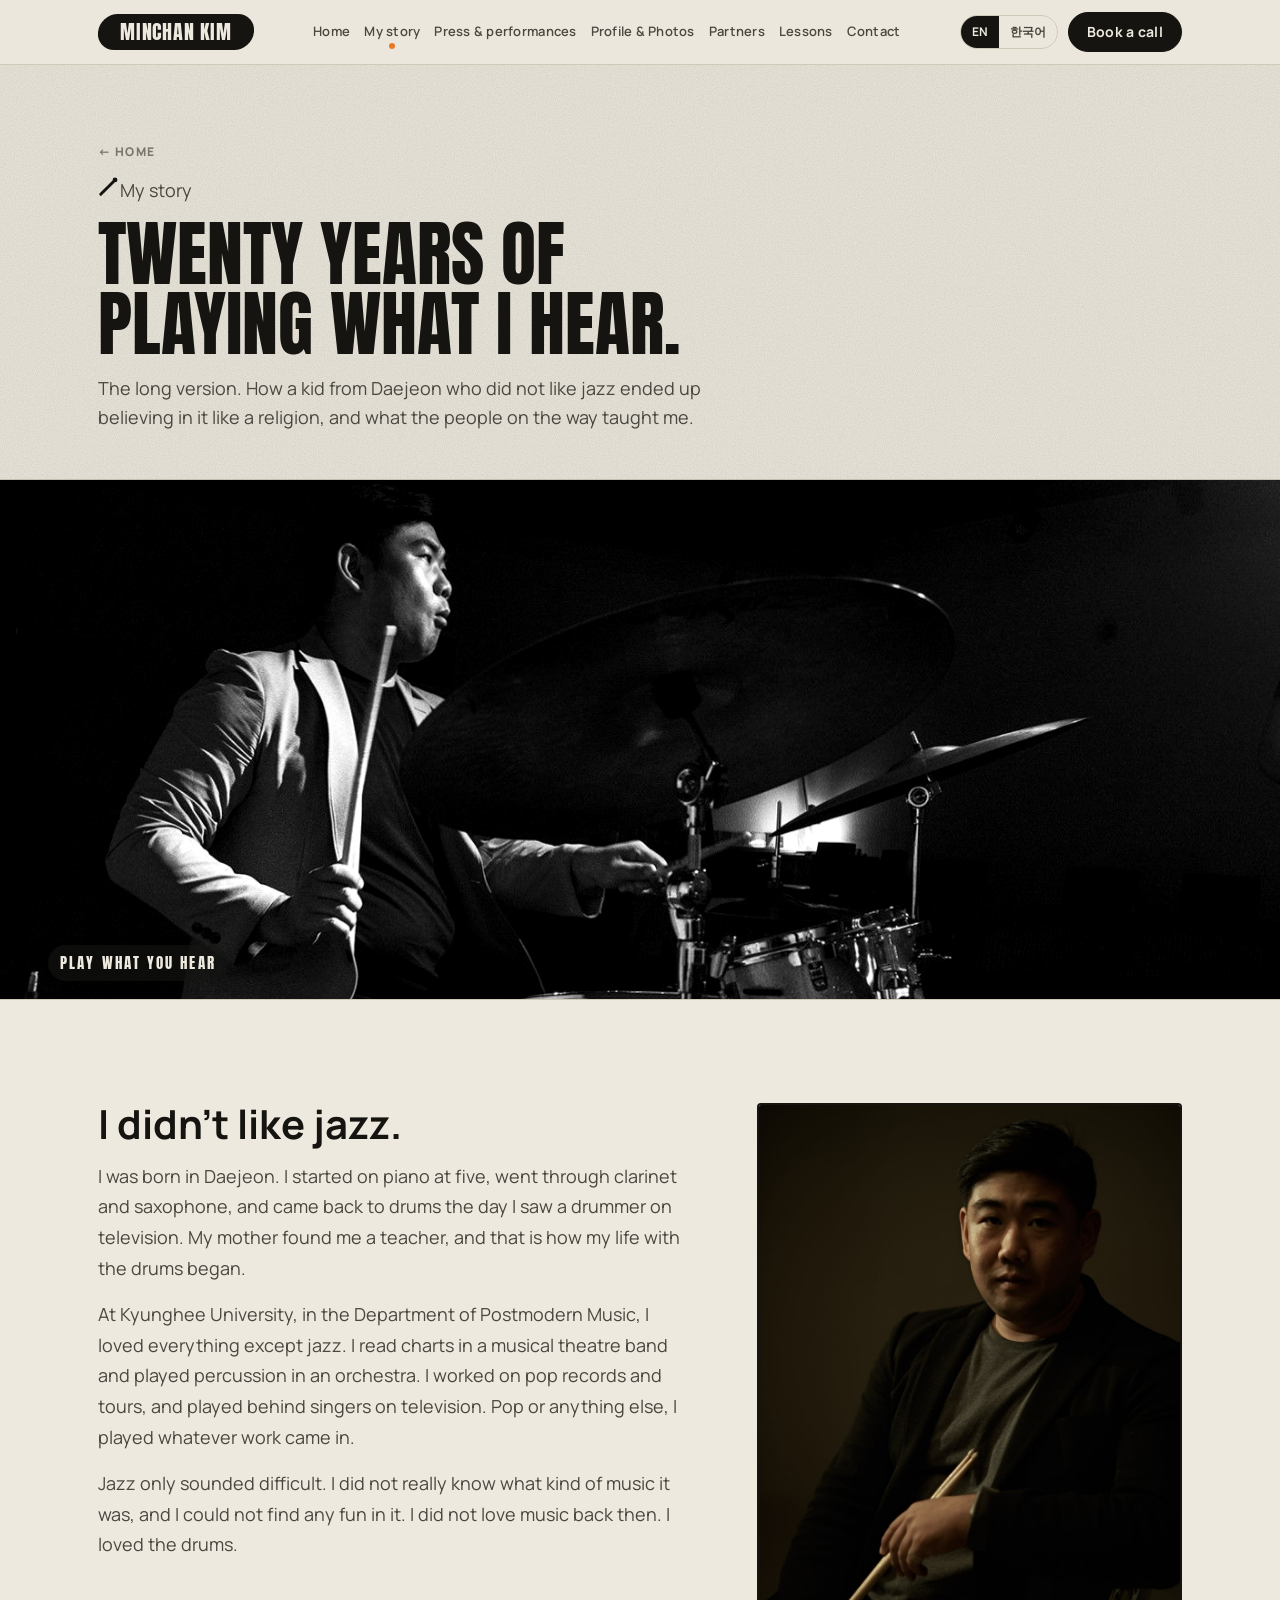
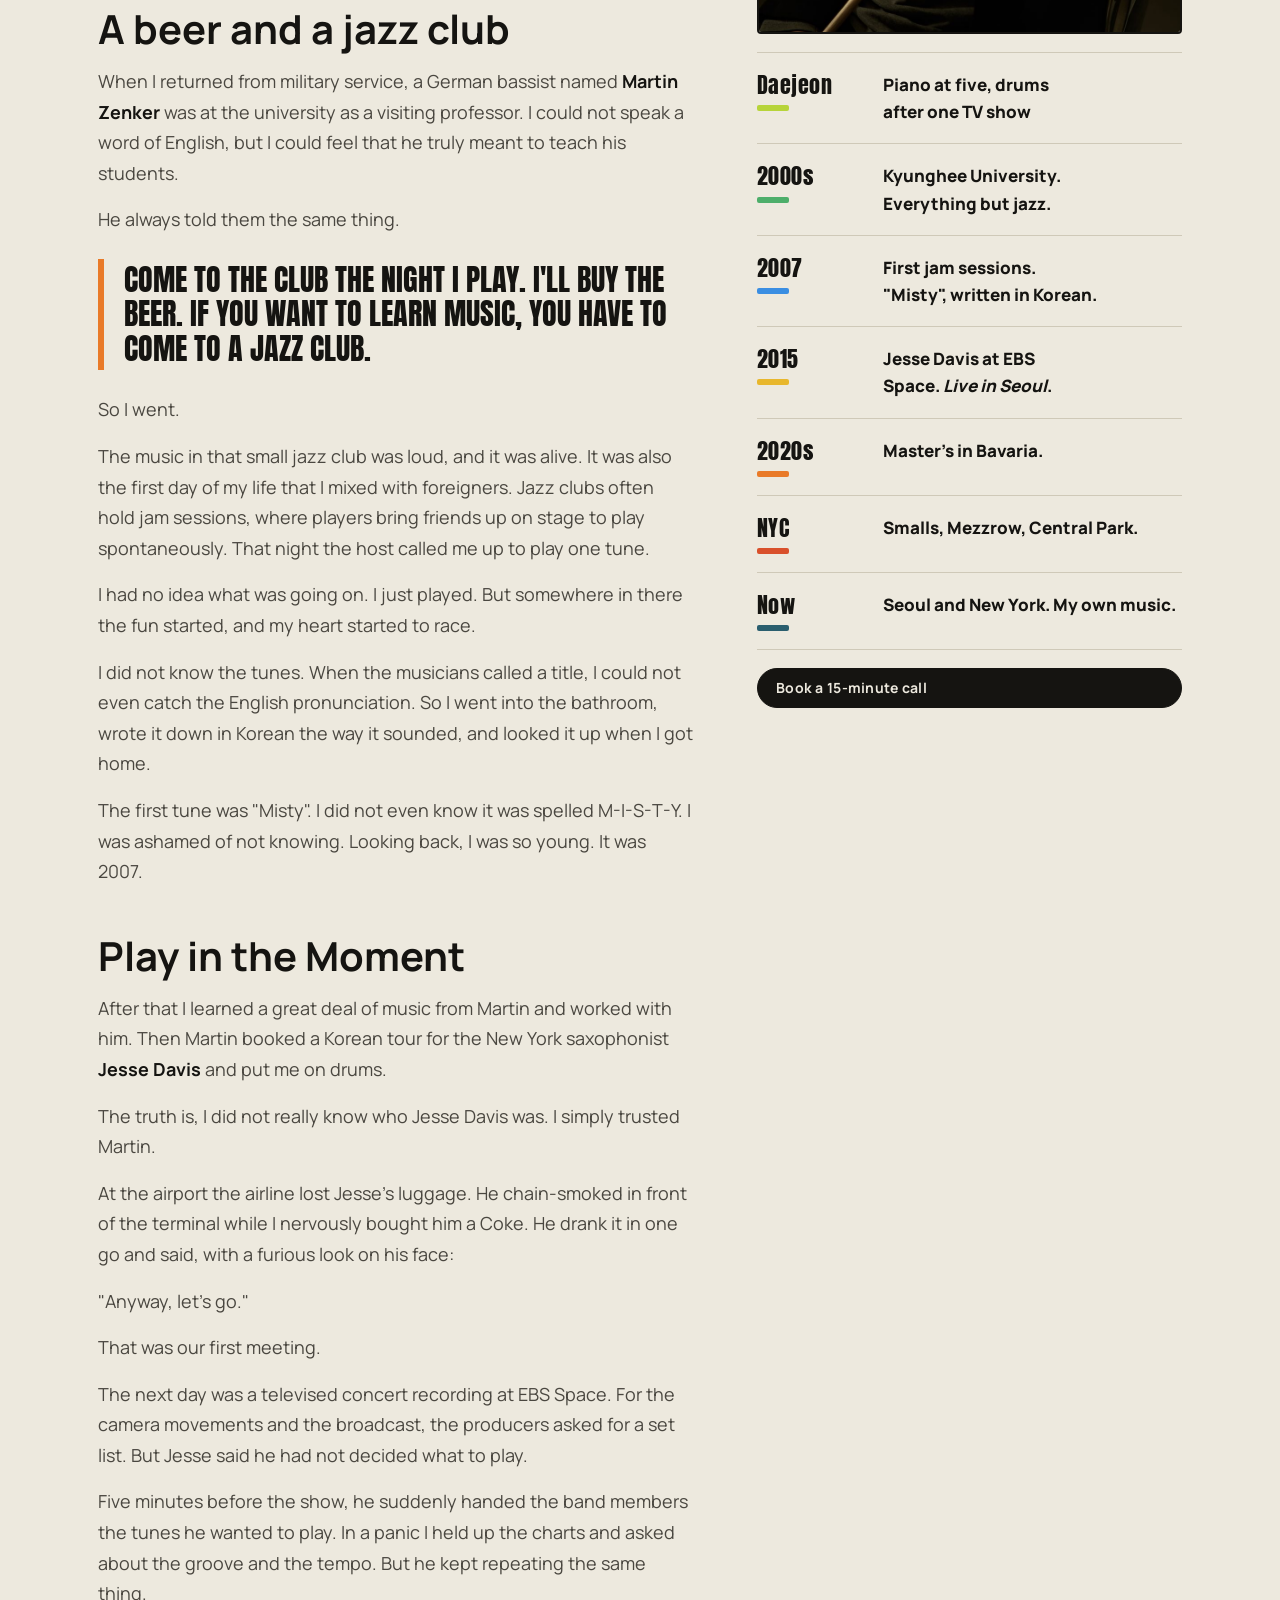
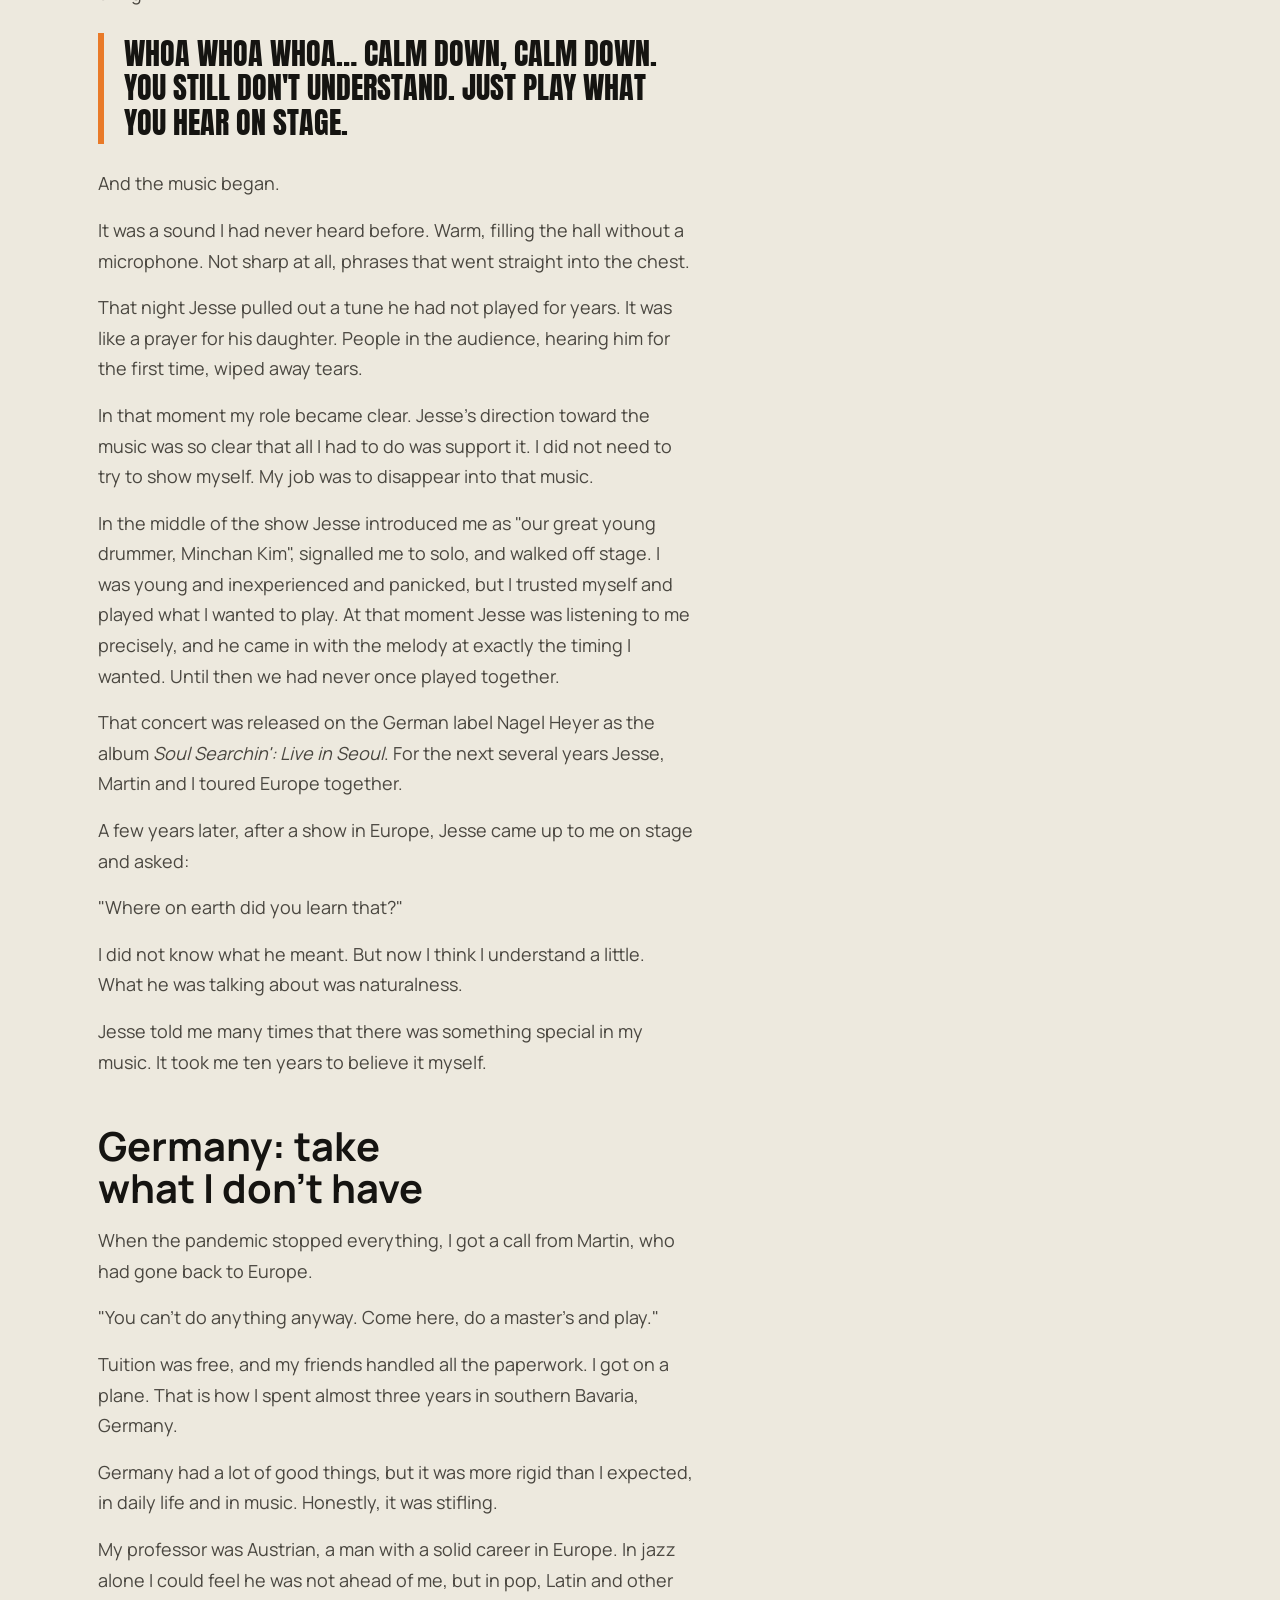
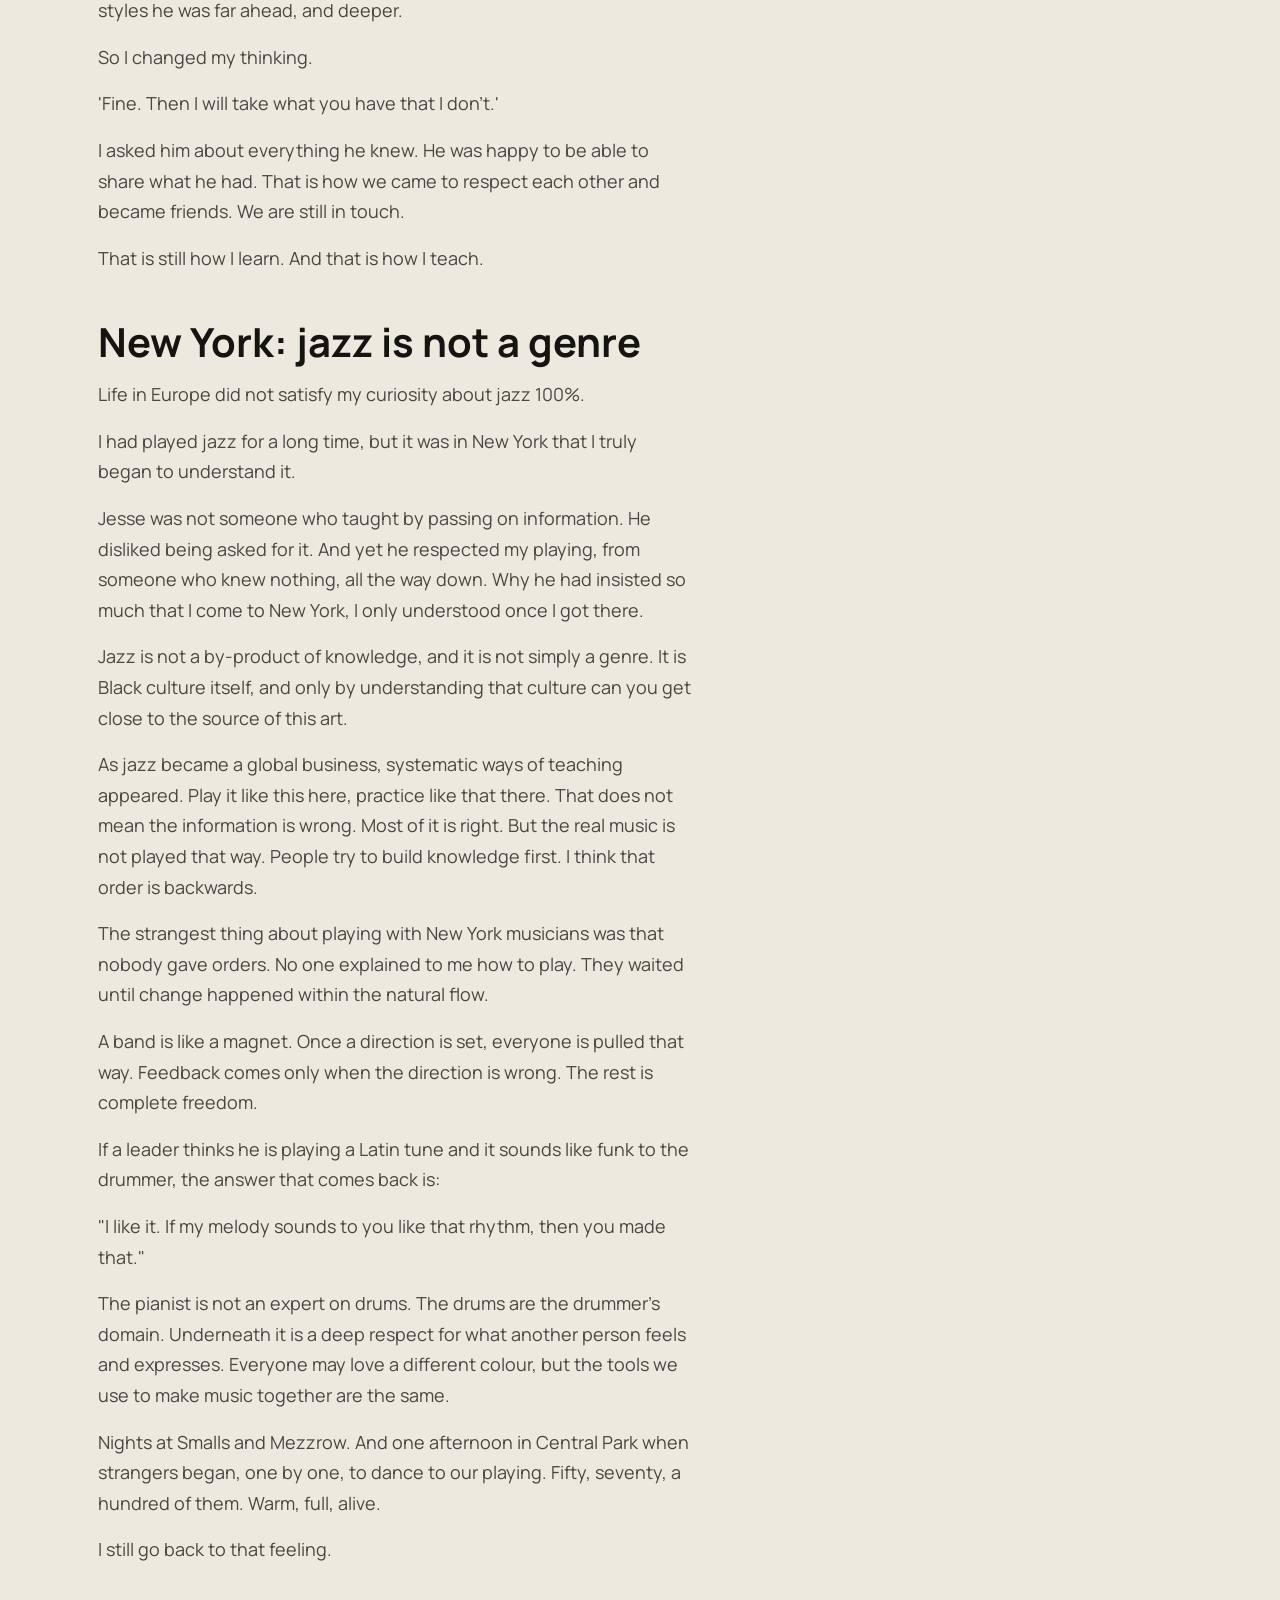
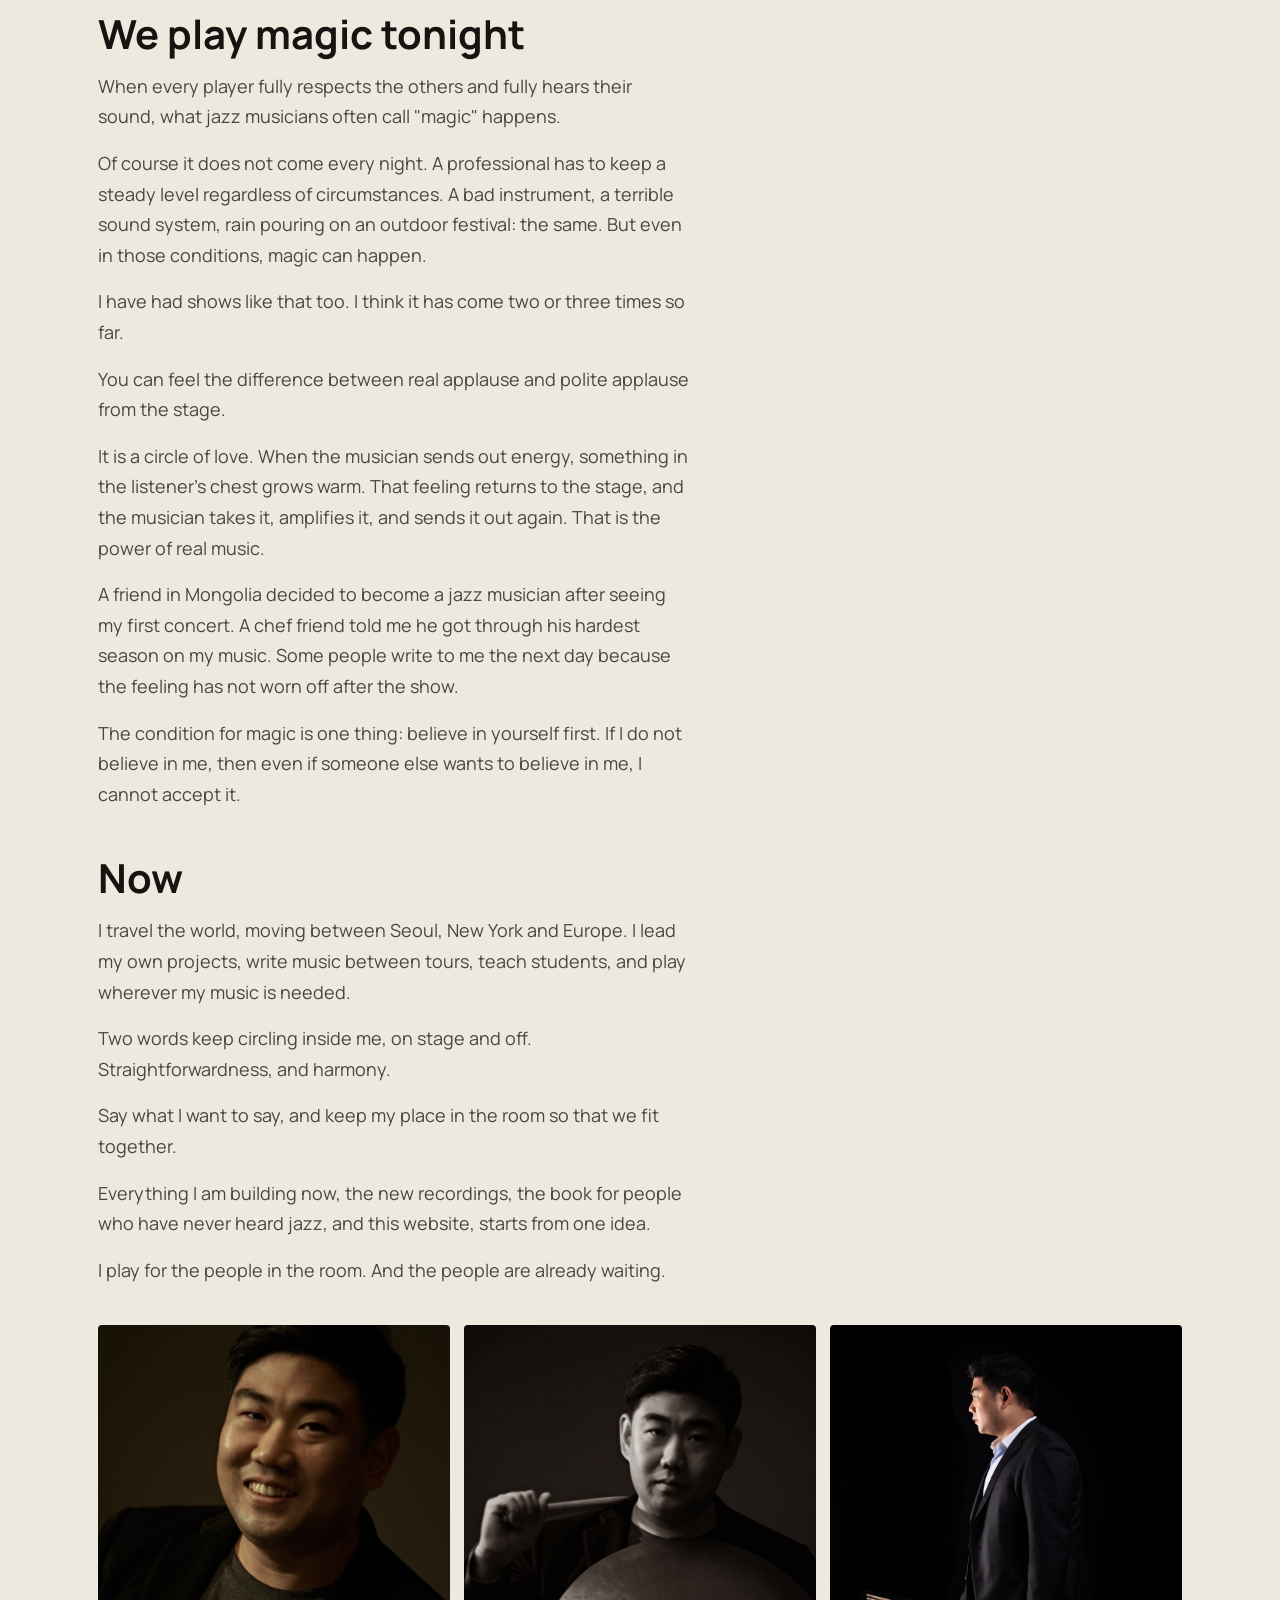
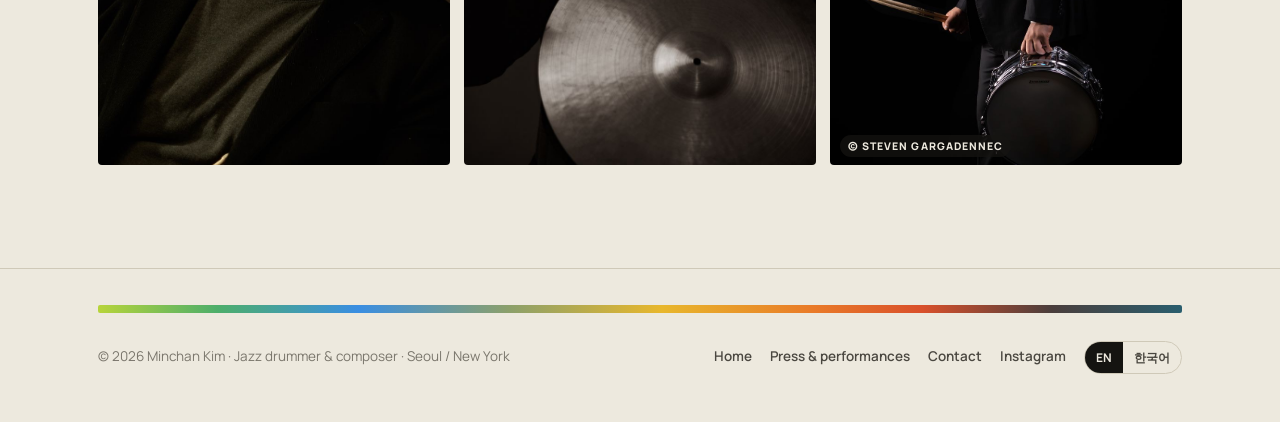
<file: about.html>
<!doctype html>
<html lang="en">
<head>
<meta charset="utf-8">
<meta name="viewport" content="width=device-width, initial-scale=1, viewport-fit=cover">
<title>My Story · Minchan Kim</title>
<link rel="preconnect" href="https://fonts.googleapis.com">
<link rel="stylesheet" href="https://fonts.googleapis.com/css2?family=Anton&family=Black+Han+Sans&family=Manrope:wght@400;500;600;700;800&family=Noto+Sans+KR:wght@400;500;700&display=swap">
<link rel="stylesheet" href="site.css">
</head>
<body>
<svg width="0" height="0" style="position:absolute" aria-hidden="true">
  <symbol id="stick" viewBox="0 0 24 24"><path d="M3 21 L17 7" stroke="currentColor" stroke-width="3.2" stroke-linecap="round" fill="none"/><path d="M3 21 L16.5 7.5" stroke="currentColor" stroke-width="1.6" stroke-linecap="round" fill="none" opacity=".5"/><circle cx="18.6" cy="5.4" r="2.6" fill="currentColor"/></symbol>
</svg>

<header class="nav">
  <div class="wrap">
    <a class="mark" href="index.html" data-page="index.html"><span>Minchan Kim</span></a>
    <nav class="links" id="links">
      <a href="index.html" data-page="index.html" data-i="nav.home">Home</a>
      <a href="about.html" class="here" data-page="about.html" data-i="nav.story">My story</a>
      <a href="press.html" data-page="press.html" data-i="nav.press">Press &amp; performances</a>
      <a href="press.html#profile" data-i="nav.profile">Profile &amp; Photos</a>
      <a href="partners.html" data-page="partners.html" data-i="nav.partners">Partners</a>
      <a href="index.html#lessons" data-i="nav.lessons">Lessons</a>
      <a href="index.html#contact" data-i="nav.contact">Contact</a>
    </nav>
    <div class="navr">
      <div class="lang" role="group" aria-label="Language"><button type="button" class="on" data-lang="en">EN</button><button type="button" data-lang="ko">한국어</button></div>
      <a class="btn solid cal" href="#" target="_blank" rel="noopener" data-i="nav.book">Book a call</a>
      <button class="btn menu-btn" id="menuBtn" aria-expanded="false" aria-controls="links" data-i="nav.menu">Menu</button>
    </div>
  </div>
</header>

<main>
  <section class="pagehead">
    <div class="wrap">
      <div class="head">
        <a class="crumb" href="index.html" data-page="index.html" data-i="crumb">← Home</a>
        <p class="eyebrow"><svg class="stick"><use href="#stick"/></svg><span data-i="ph.eyebrow">My story</span></p>
        <h1 class="display" data-i="ph.h1">Twenty years of<br>playing what I hear.</h1>
        <p data-i="ph.intro">The long version. How a kid from Daejeon who did not like jazz ended up believing in it like a religion, and what the people on the way taught me.</p>
      </div>
    </div>
  </section>

  <div class="band"><img src="img/live-bw-1.jpg" alt="Minchan Kim live, stick raised"><span class="cap" data-i="band.cap">Play what you hear</span></div>

  <section class="block">
    <div class="wrap">
      <div class="article">
        <div class="prose" data-i="story">
          <h2>I didn't like jazz.</h2>
          <p>I was born in Daejeon. I started on piano at five, went through clarinet and saxophone, and came back to drums the day I saw a drummer on television. My mother found me a teacher, and that is how my life with the drums began.</p>
          <p>At Kyunghee University, in the Department of Postmodern Music, I loved everything except jazz. I read charts in a musical theatre band and played percussion in an orchestra. I worked on pop records and tours, and played behind singers on television. Pop or anything else, I played whatever work came in.</p>
          <p>Jazz only sounded difficult. I did not really know what kind of music it was, and I could not find any fun in it. I did not love music back then. I loved the drums.</p>

          <h2>A beer and a jazz club</h2>
          <p>When I returned from military service, a German bassist named <strong>Martin Zenker</strong> was at the university as a visiting professor. I could not speak a word of English, but I could feel that he truly meant to teach his students.</p>
          <p>He always told them the same thing.</p>
          <blockquote>Come to the club the night I play. I'll buy the beer. If you want to learn music, you have to come to a jazz club.</blockquote>
          <p>So I went.</p>
          <p>The music in that small jazz club was loud, and it was alive. It was also the first day of my life that I mixed with foreigners. Jazz clubs often hold jam sessions, where players bring friends up on stage to play spontaneously. That night the host called me up to play one tune.</p>
          <p>I had no idea what was going on. I just played. But somewhere in there the fun started, and my heart started to race.</p>
          <p>I did not know the tunes. When the musicians called a title, I could not even catch the English pronunciation. So I went into the bathroom, wrote it down in Korean the way it sounded, and looked it up when I got home.</p>
          <p>The first tune was "Misty". I did not even know it was spelled M-I-S-T-Y. I was ashamed of not knowing. Looking back, I was so young. It was 2007.</p>

          <h2>Play in the Moment</h2>
          <p>After that I learned a great deal of music from Martin and worked with him. Then Martin booked a Korean tour for the New York saxophonist <strong>Jesse Davis</strong> and put me on drums.</p>
          <p>The truth is, I did not really know who Jesse Davis was. I simply trusted Martin.</p>
          <p>At the airport the airline lost Jesse's luggage. He chain-smoked in front of the terminal while I nervously bought him a Coke. He drank it in one go and said, with a furious look on his face:</p>
          <p>"Anyway, let's go."</p>
          <p>That was our first meeting.</p>
          <p>The next day was a televised concert recording at EBS Space. For the camera movements and the broadcast, the producers asked for a set list. But Jesse said he had not decided what to play.</p>
          <p>Five minutes before the show, he suddenly handed the band members the tunes he wanted to play. In a panic I held up the charts and asked about the groove and the tempo. But he kept repeating the same thing.</p>
          <blockquote>Whoa whoa whoa… calm down, calm down. You still don't understand. Just play what you hear on stage.</blockquote>
          <p>And the music began.</p>
          <p>It was a sound I had never heard before. Warm, filling the hall without a microphone. Not sharp at all, phrases that went straight into the chest.</p>
          <p>That night Jesse pulled out a tune he had not played for years. It was like a prayer for his daughter. People in the audience, hearing him for the first time, wiped away tears.</p>
          <p>In that moment my role became clear. Jesse's direction toward the music was so clear that all I had to do was support it. I did not need to try to show myself. My job was to disappear into that music.</p>
          <p>In the middle of the show Jesse introduced me as "our great young drummer, Minchan Kim", signalled me to solo, and walked off stage. I was young and inexperienced and panicked, but I trusted myself and played what I wanted to play. At that moment Jesse was listening to me precisely, and he came in with the melody at exactly the timing I wanted. Until then we had never once played together.</p>
          <p>That concert was released on the German label Nagel Heyer as the album <em>Soul Searchin': Live in Seoul</em>. For the next several years Jesse, Martin and I toured Europe together.</p>
          <p>A few years later, after a show in Europe, Jesse came up to me on stage and asked:</p>
          <p>"Where on earth did you learn that?"</p>
          <p>I did not know what he meant. But now I think I understand a little. What he was talking about was naturalness.</p>
          <p>Jesse told me many times that there was something special in my music. It took me ten years to believe it myself.</p>

          <h2>Germany: take what I don't have</h2>
          <p>When the pandemic stopped everything, I got a call from Martin, who had gone back to Europe.</p>
          <p>"You can't do anything anyway. Come here, do a master's and play."</p>
          <p>Tuition was free, and my friends handled all the paperwork. I got on a plane. That is how I spent almost three years in southern Bavaria, Germany.</p>
          <p>Germany had a lot of good things, but it was more rigid than I expected, in daily life and in music. Honestly, it was stifling.</p>
          <p>My professor was Austrian, a man with a solid career in Europe. In jazz alone I could feel he was not ahead of me, but in pop, Latin and other styles he was far ahead, and deeper.</p>
          <p>So I changed my thinking.</p>
          <p>'Fine. Then I will take what you have that I don't.'</p>
          <p>I asked him about everything he knew. He was happy to be able to share what he had. That is how we came to respect each other and became friends. We are still in touch.</p>
          <p>That is still how I learn. And that is how I teach.</p>

          <h2>New York: jazz is not a genre</h2>
          <p>Life in Europe did not satisfy my curiosity about jazz 100%.</p>
          <p>I had played jazz for a long time, but it was in New York that I truly began to understand it.</p>
          <p>Jesse was not someone who taught by passing on information. He disliked being asked for it. And yet he respected my playing, from someone who knew nothing, all the way down. Why he had insisted so much that I come to New York, I only understood once I got there.</p>
          <p>Jazz is not a by-product of knowledge, and it is not simply a genre. It is Black culture itself, and only by understanding that culture can you get close to the source of this art.</p>
          <p>As jazz became a global business, systematic ways of teaching appeared. Play it like this here, practice like that there. That does not mean the information is wrong. Most of it is right. But the real music is not played that way. People try to build knowledge first. I think that order is backwards.</p>
          <p>The strangest thing about playing with New York musicians was that nobody gave orders. No one explained to me how to play. They waited until change happened within the natural flow.</p>
          <p>A band is like a magnet. Once a direction is set, everyone is pulled that way. Feedback comes only when the direction is wrong. The rest is complete freedom.</p>
          <p>If a leader thinks he is playing a Latin tune and it sounds like funk to the drummer, the answer that comes back is:</p>
          <p>"I like it. If my melody sounds to you like that rhythm, then you made that."</p>
          <p>The pianist is not an expert on drums. The drums are the drummer's domain. Underneath it is a deep respect for what another person feels and expresses. Everyone may love a different colour, but the tools we use to make music together are the same.</p>
          <p>Nights at Smalls and Mezzrow. And one afternoon in Central Park when strangers began, one by one, to dance to our playing. Fifty, seventy, a hundred of them. Warm, full, alive.</p>
          <p>I still go back to that feeling.</p>

          <h2>We play magic tonight</h2>
          <p>When every player fully respects the others and fully hears their sound, what jazz musicians often call "magic" happens.</p>
          <p>Of course it does not come every night. A professional has to keep a steady level regardless of circumstances. A bad instrument, a terrible sound system, rain pouring on an outdoor festival: the same. But even in those conditions, magic can happen.</p>
          <p>I have had shows like that too. I think it has come two or three times so far.</p>
          <p>You can feel the difference between real applause and polite applause from the stage.</p>
          <p>It is a circle of love. When the musician sends out energy, something in the listener's chest grows warm. That feeling returns to the stage, and the musician takes it, amplifies it, and sends it out again. That is the power of real music.</p>
          <p>A friend in Mongolia decided to become a jazz musician after seeing my first concert. A chef friend told me he got through his hardest season on my music. Some people write to me the next day because the feeling has not worn off after the show.</p>
          <p>The condition for magic is one thing: believe in yourself first. If I do not believe in me, then even if someone else wants to believe in me, I cannot accept it.</p>

          <h2>Now</h2>
          <p>I travel the world, moving between Seoul, New York and Europe. I lead my own projects, write music between tours, teach students, and play wherever my music is needed.</p>
          <p>Two words keep circling inside me, on stage and off. Straightforwardness, and harmony.</p>
          <p>Say what I want to say, and keep my place in the room so that we fit together.</p>
          <p>Everything I am building now, the new recordings, the book for people who have never heard jazz, and this website, starts from one idea.</p>
          <p>I play for the people in the room. And the people are already waiting.</p>
        </div>

        <aside class="side">
          <div class="photo"><img src="img/portrait-sticks.jpg" alt="Minchan Kim with drumsticks" style="object-position:50% 25%"></div>
          <div class="timeline" data-i="timeline">
            <div class="tl"><div class="when">Daejeon<b style="background:var(--lime)"></b></div><div><h3>Piano at five, drums after one TV show</h3></div></div>
            <div class="tl"><div class="when">2000s<b style="background:var(--green)"></b></div><div><h3>Kyunghee University. Everything but jazz.</h3></div></div>
            <div class="tl"><div class="when">2007<b style="background:var(--sky)"></b></div><div><h3>First jam sessions. "Misty", written in Korean.</h3></div></div>
            <div class="tl"><div class="when">2015<b style="background:var(--mustard)"></b></div><div><h3>Jesse Davis at EBS Space. <em>Live in Seoul</em>.</h3></div></div>
            <div class="tl"><div class="when">2020s<b style="background:var(--orange)"></b></div><div><h3>Master's in Bavaria.</h3></div></div>
            <div class="tl"><div class="when">NYC<b style="background:var(--red)"></b></div><div><h3>Smalls, Mezzrow, Central Park.</h3></div></div>
            <div class="tl"><div class="when">Now<b style="background:var(--teal)"></b></div><div><h3>Seoul and New York. My own music.</h3></div></div>
          </div>
          <a class="btn solid cal" href="#" target="_blank" rel="noopener" data-i="side.btn">Book a 15-minute call</a>
        </aside>
      </div>
      <div class="strip tall">
        <figure><img src="img/portrait-smile.jpg" alt="Minchan Kim" loading="lazy" style="object-position:50% 25%"></figure>
        <figure><img src="img/portrait-ride.jpg" alt="Minchan Kim holding a ride cymbal" loading="lazy" style="object-position:50% 20%"></figure>
        <figure><img src="img/profile-standing.jpg" alt="Minchan Kim in profile" loading="lazy" style="object-position:50% 30%"><figcaption>© Steven Gargadennec</figcaption></figure>
      </div>
    </div>
  </section>
</main>

<footer>
  <div class="wrap">
    <div class="bar"></div>
    <div class="row">
      <span data-i="foot.copy">© 2026 Minchan Kim · Jazz drummer &amp; composer · Seoul / New York</span>
      <nav>
        <a href="index.html" data-page="index.html" data-i="nav.home2">Home</a><a href="press.html" data-page="press.html" data-i="nav.press2">Press &amp; performances</a><a href="index.html#contact" data-i="nav.contact2">Contact</a><a data-ig href="https://www.instagram.com/minchan_jazz/" target="_blank" rel="noopener">Instagram</a>
        <span class="lang" role="group" aria-label="Language"><button type="button" class="on" data-lang="en">EN</button><button type="button" data-lang="ko">한국어</button></span>
      </nav>
    </div>
  </div>
</footer>

<div class="fab" id="fab" aria-label="Contact">
  <span class="dot" aria-hidden="true"></span><span class="t" data-i="fab.t">Want to work together?</span>
  <a class="btn lime cal" href="#" target="_blank" rel="noopener" data-i="fab.call">Book a call</a>
  <a class="btn ghost" href="index.html#contact" data-i="fab.msg">Message</a>
</div>

<script>
window.KO = {
  'nav.home': '홈', 'nav.story': '제 이야기', 'nav.press': '공연과 기사', 'nav.profile': '프로필 · 사진', 'nav.partners': '파트너', 'nav.lessons': '레슨', 'nav.contact': '연락', 'nav.book': '통화 예약', 'nav.menu': '메뉴',
  'nav.home2': '홈', 'nav.press2': '공연과 기사', 'nav.contact2': '연락',
  'crumb': '← 홈', 'ph.eyebrow': '제 이야기', 'ph.h1': '들리는 대로 친,<br>스무 해.',
  'ph.intro': '긴 버전입니다. 재즈를 싫어하던 대전 아이가 어쩌다 이 음악을 종교처럼 믿게 됐는지, 그 길에서 만난 사람들이 무엇을 가르쳐 줬는지.',
  'story': '<h2>재즈를 좋아하지 않았습니다.</h2><p>저는 대전에서 태어났습니다. 다섯 살에 피아노를 시작했고, 클라리넷과 색소폰을 거쳐 텔레비전에서 드러머를 본 날, 다시 드럼으로 돌아섰습니다. 어머니가 선생님을 찾아 주셨고, 그렇게 드럼과의 동행이 시작됐습니다.</p><p>경희대학교 포스트모던음악학과에 다니던 시절, 저는 재즈만 빼고 다 좋아했습니다. 뮤지컬 밴드에서 악보를 보며 연주했고, 오케스트라에서 타악기를 쳤습니다. 가요 음반 작업과 투어에 참여했고, 방송에서는 가수 뒤에서 드럼을 쳤습니다. 가요든 뭐든, 일이 들어오는 대로 연주했습니다.</p><p>재즈는 어렵게만 들렸습니다. 뭘 하는 음악인지도 잘 몰랐고, 그 안에서 어떤 재미도 찾지 못했습니다. 그때의 저는 음악을 사랑한 게 아니었습니다. 드럼을 사랑했습니다.</p><h2>맥주 한 잔과 재즈 클럽</h2><p>군 복무를 마치고 복학했을 때, 독일에서 온 베이시스트 <strong>마틴 젠커</strong>가 학교에 초빙교수로 와 있었습니다. 저는 영어를 한마디도 못 했지만, 그가 진심으로 학생들을 가르치려 한다는 건 느낄 수 있었습니다.</p><p>그는 학생들에게 늘 같은 말을 했습니다.</p><blockquote>내가 연주하는 날 클럽에 와라. 맥주는 내가 살게. 음악을 배우려면 재즈 클럽에 와야지.</blockquote><p>그래서 갔습니다.</p><p>좁은 재즈 클럽의 음악은 시끄러웠지만 살아 있었습니다. 태어나서 처음으로 외국인들과 어울린 날이기도 했습니다. 재즈 클럽에서는 연주자들이 지인들과 함께 무대에 올라 즉흥적으로 연주하는 잼 세션이 자주 열립니다. 그날도 호스트는 저를 무대로 불러 한 곡을 치게 했습니다.</p><p>뭐가 뭔지 몰랐습니다. 그냥 쳤습니다. 그런데 그 안 어딘가에서 재미가 들기 시작했고, 가슴이 뛰기 시작했습니다.</p><p>곡을 몰랐습니다. 뮤지션들이 곡 제목을 말하면 영어 발음조차 알아듣지 못했습니다. 그래서 화장실에 들어가 들리는 대로 한글로 적어 두고, 집에 돌아와 찾아봤습니다.</p><p>첫 곡이 ‘미스티(Misty)’였습니다. M-I-S-T-Y라고 쓰는 줄도 몰랐습니다. 모른다는 게 부끄러웠습니다. 지금 생각하면 참 어렸죠. 2007년의 일이었습니다.</p><h2>순간을 연주해라</h2><p>이후 마틴에게 많은 음악을 배우며 함께 활동했습니다. 그러던 중 마틴이 뉴욕 출신 색소포니스트 <strong>제시 데이비스</strong>의 한국 투어를 잡았고, 저를 드러머로 세웠습니다.</p><p>사실 저는 제시 데이비스가 누구인지 잘 몰랐습니다. 그저 마틴을 믿었을 뿐입니다.</p><p>공항에서 항공사의 실수로 제시의 짐을 잃어버렸습니다. 그는 터미널 앞에서 줄담배를 피웠고, 저는 눈치를 보며 콜라를 사다 줬습니다. 그는 콜라를 단숨에 들이켜더니, 잔뜩 화가 난 얼굴로 말했습니다.</p><p>“아무튼, 가자.”</p><p>그게 첫 만남이었습니다.</p><p>다음 날은 EBS 스페이스에서 방송 녹화 공연이 있었습니다. 제작진은 카메라 동선과 방송 진행을 위해 세트리스트를 요청했습니다. 하지만 제시는 무엇을 연주할지 미리 정해 놓지 않았다고 했습니다.</p><p>공연 시작 5분 전, 그는 갑자기 밴드 멤버들에게 연주하고 싶은 곡을 꺼내 나눠 줬습니다. 저는 다급한 마음에 악보를 들고 그루브와 템포를 물었습니다. 하지만 그는 같은 말만 반복했습니다.</p><blockquote>워워워… 진정해, 진정해. 넌 아직 이해를 못 해. 그냥 무대 위에서 들리는 대로 쳐.</blockquote><p>그리고 연주가 시작됐습니다.</p><p>한 번도 들어 본 적 없는 소리였습니다. 따뜻했고, 마이크 없이도 홀을 가득 채웠습니다. 전혀 따갑지 않은 소리, 가슴으로 곧장 들어오는 프레이즈였습니다.</p><p>그날 밤 제시는 몇 년 동안 연주하지 않았던 곡을 꺼냈습니다. 딸을 위한 기도와도 같은 곡이었습니다. 그의 연주를 처음 듣는 객석의 사람들은 눈물을 훔쳤습니다.</p><p>그 순간 제 역할이 분명해졌습니다. 제시가 음악으로 향하는 방향은 너무나 명확했습니다. 저는 그 방향을 받쳐 주기만 하면 됐습니다. 제 자신을 드러내려 애쓸 필요가 없었습니다. 오히려 그 음악 안으로 사라지는 것이 제가 할 일이었습니다.</p><p>공연 중간에 제시는 저를 “우리의 멋진 젊은 드러머, 김민찬”이라고 소개하며 솔로를 하라는 사인을 주고 무대 뒤로 내려갔습니다. 저는 어린 나이에 경험이 부족해 당황스러웠지만, 제가 원하던 바를 저 자신을 믿고 연주해 나갔습니다. 그 순간 제시는 제 연주를 정확히 듣고 있다가, 제가 원하던 정확한 타이밍에 멜로디를 연주했습니다. 그전까지 우리는 단 한 번도 함께 연주해 본 적이 없었습니다.</p><p>그 공연은 독일 레이블 Nagel Heyer에서 <em>《Soul Searchin\': Live in Seoul》</em>이라는 앨범으로 발매됐습니다. 그 뒤 몇 년 동안 제시와 마틴, 저는 함께 유럽을 돌았습니다.</p><p>몇 년 후, 유럽의 어느 공연이 끝나고 제시가 무대에서 제게 다가와 물었습니다.</p><p>“그런 건 대체 어디서 배웠어?”</p><p>무슨 뜻인지 몰랐습니다. 하지만 지금은 조금 알 것 같습니다. 그가 말한 건 자연스러움이었습니다.</p><p>제시는 제 음악에 특별한 무언가가 있다고 몇 번이고 말해 줬습니다. 제가 그 말을 스스로 믿기까지는 10년이 걸렸습니다.</p><h2>독일: 내게 없는 것을 가져온다</h2><p>팬데믹이 모든 것을 멈췄을 때, 유럽으로 돌아갔던 마틴에게 전화가 왔습니다.</p><p>“어차피 아무것도 못 하잖아. 여기 와서 석사도 하고 연주도 해.”</p><p>학비는 무료였고, 서류는 친구들이 모두 처리해 줬습니다. 저는 비행기를 탔습니다. 그렇게 독일 바이에른 남부에서 거의 3년을 보냈습니다.</p><p>독일은 좋은 것도 많았지만 생각보다 경직된 곳이었습니다. 일상도, 음악도 그랬습니다. 솔직히 답답했습니다.</p><p>교수님은 오스트리아 출신으로, 유럽에서 탄탄한 경력을 쌓은 분이었습니다. 재즈 장르만 놓고 보면 솔직하게 저보다 앞서 있지 않다는 것이 느껴졌지만, 팝과 라틴, 다른 스타일의 음악에서는 훨씬 앞서 있고 깊이 있었습니다.</p><p>그래서 생각을 바꿨습니다.</p><p>‘좋다. 그렇다면 당신이 가진 것 중 나에게 없는 것을 가져가자.’</p><p>저는 그가 알고 있는 모든 것을 물었습니다. 그는 자신이 가진 것을 나눌 수 있다는 사실을 기뻐했습니다. 그렇게 우리는 서로를 존중하게 됐고, 친구가 됐습니다. 지금도 연락하며 지냅니다.</p><p>저는 지금도 그렇게 배웁니다. 그리고 그렇게 가르칩니다.</p><h2>뉴욕: 재즈는 장르가 아닙니다</h2><p>유럽에서의 삶은 재즈에 대한 저의 호기심을 100% 충족시켜 주지는 못했습니다.</p><p>재즈를 오래 연주했지만, 그 음악을 정말 이해하기 시작한 건 뉴욕에서였습니다.</p><p>제시는 정보를 전달하는 방식으로 가르치는 사람이 아니었습니다. 정보를 달라는 요청 자체를 싫어했습니다. 그러면서도 아무것도 모르는 제 연주를 깊은 곳까지 존중했습니다. 그가 왜 그토록 뉴욕에 오라고 했는지는 그곳에 가서야 알았습니다.</p><p>재즈는 지식의 부산물도, 단순한 장르도 아닙니다. 흑인 문화 그 자체이며, 그 문화를 이해해야만 이 예술의 원천에 다가갈 수 있습니다.</p><p>재즈가 세계적인 비즈니스가 되면서 체계적인 교육 방식도 생겨났습니다. 여기서는 이렇게 연주하고, 저기서는 이렇게 연습하라는 식입니다. 그 정보가 틀렸다는 뜻은 아닙니다. 대부분 맞는 말입니다. 하지만 실제 음악은 그렇게 연주되지 않습니다. 사람들은 지식을 먼저 세우려 합니다. 저는 그 순서가 거꾸로라고 생각합니다.</p><p>뉴욕의 뮤지션들과 연주하면서 가장 낯설었던 것은 아무도 지시하지 않는다는 사실이었습니다. 누구도 제게 어떻게 연주하라고 설명하지 않았습니다. 자연스러운 흐름 속에서 변화가 일어날 때까지 기다렸습니다.</p><p>밴드는 자석과 같습니다. 한 번 방향이 정해지면 모두가 그쪽으로 빨려 들어갑니다. 피드백은 방향이 잘못됐을 때만 옵니다. 나머지는 완전한 자유입니다.</p><p>리더가 라틴 곡을 연주한다고 생각했는데 드러머에게는 펑크처럼 들렸다면, 돌아오는 대답은 이렇습니다.</p><p>“좋은데. 내 멜로디가 너한테 그런 리듬으로 들린다면, 그건 네가 만든 거야.”</p><p>피아니스트는 드럼의 전문가가 아닙니다. 드럼은 드러머의 영역입니다. 그 밑바탕에는 다른 사람이 느끼고 표현하는 것에 대한 깊은 존중이 있습니다. 서로 좋아하는 색은 달라도, 함께 음악을 만들어 가는 도구는 같습니다.</p><p>스몰스와 메즈로에서 보낸 밤들. 그리고 센트럴 파크의 어느 오후, 낯선 사람들이 하나둘 우리 연주에 맞춰 춤추기 시작하던 순간이 있습니다. 쉰 명, 일흔 명, 백 명. 따뜻하고, 꽉 차 있고, 살아 있다는 느낌.</p><p>저는 지금도 그 느낌으로 돌아갑니다.</p><h2>오늘 밤, 우리는 마법을 연주합니다</h2><p>모든 연주자가 서로를 온전히 존중하고, 서로의 소리를 온전히 들을 때 재즈 뮤지션들이 흔히 ‘매직’이라고 부르는 일이 일어납니다.</p><p>물론 매일 밤 그런 순간이 찾아오는 것은 아닙니다. 프로 연주자는 환경과 상관없이 일정한 수준을 유지할 수 있어야 합니다. 악기가 좋지 않아도, 음향이 엉망이어도, 야외 페스티벌에 비가 쏟아져도 마찬가지입니다. 하지만 그런 환경에서도 매직은 일어날 수 있습니다.</p><p>저에게도 매직과 같은 공연이 있었습니다. 지금까지 두세 번 정도 찾아왔던 것 같아요.</p><p>관중들이 보내는 진짜 박수와 예의상 보내는 박수의 차이는 무대 위에서 느껴집니다.</p><p>그것은 사랑의 순환입니다. 뮤지션이 에너지를 내보내면 듣는 사람의 가슴 어딘가가 따뜻해집니다. 그 감정은 다시 무대로 돌아오고, 뮤지션은 그것을 받아 더 크게 증폭해 내보냅니다. 그게 진짜 음악의 힘입니다.</p><p>몽골의 한 친구는 제 첫 공연을 보고 재즈 뮤지션이 되기로 결심했습니다. 셰프인 친구는 가장 힘들었던 시기를 제 음악으로 버텼다고 말했습니다. 공연이 끝난 뒤에도 여운이 가시지 않아 다음 날 연락해 오는 사람들이 있습니다.</p><p>매직의 조건은 하나입니다. 먼저 자신을 믿는 것입니다. 내가 나를 믿지 못하면, 다른 사람이 나를 믿고 싶어도 그 믿음을 받아들일 수 없습니다.</p><h2>지금</h2><p>저는 서울-뉴욕-유럽을 오가며 세계를 여행하며 삽니다. 제 프로젝트를 이끌고, 투어 사이에 곡을 쓰고, 학생들을 가르치며, 제 음악이 필요로 하는 곳이라면 어디서든 연주합니다.</p><p>무대 위에서든 아래에서든 제 안에서 계속 맴도는 두 단어가 있습니다. 솔직함, 그리고 조화.</p><p>하고 싶은 말을 하되, 그 안에서 서로 어울리는 자리를 지키는 것.</p><p>지금 제가 만들어 가는 모든 것, 새로운 음원과 재즈를 한 번도 들어 본 적 없는 사람들을 위한 책, 그리고 이 웹사이트는 모두 한 가지 생각에서 출발합니다.</p><p>저는 그 자리에 있는 사람들을 위해 연주합니다. 그리고 사람들은 이미 기다리고 있습니다.</p>',
  'timeline': '<div class="tl"><div class="when">대전<b style="background:var(--lime)"></b></div><div><h3>다섯 살에 피아노, 텔레비전 한 편에 드럼</h3></div></div><div class="tl"><div class="when">2000년대<b style="background:var(--green)"></b></div><div><h3>경희대. 재즈만 빼고 전부.</h3></div></div><div class="tl"><div class="when">2007<b style="background:var(--sky)"></b></div><div><h3>첫 잼 세션. 한글로 적은 “미스티”.</h3></div></div><div class="tl"><div class="when">2015<b style="background:var(--mustard)"></b></div><div><h3>EBS 스페이스, 제시 데이비스. 《Live in Seoul》.</h3></div></div><div class="tl"><div class="when">2020년대<b style="background:var(--orange)"></b></div><div><h3>바이에른 석사.</h3></div></div><div class="tl"><div class="when">뉴욕<b style="background:var(--red)"></b></div><div><h3>스몰스, 메즈로, 센트럴 파크.</h3></div></div><div class="tl"><div class="when">지금<b style="background:var(--teal)"></b></div><div><h3>서울과 뉴욕. 제 음악.</h3></div></div>',
  'side.btn': '15분 통화 예약', 'band.cap': '들리는 대로 쳐라',
  'foot.copy': '© 2026 김민찬 · 재즈 드러머 & 작곡가 · 서울 / 뉴욕',
  'fab.t': '같이 일해 볼까요?', 'fab.call': '통화 예약', 'fab.msg': '메시지'
};
</script>
<script src="content.js"></script>
<script src="site.js"></script>
</body>
</html>
</file>
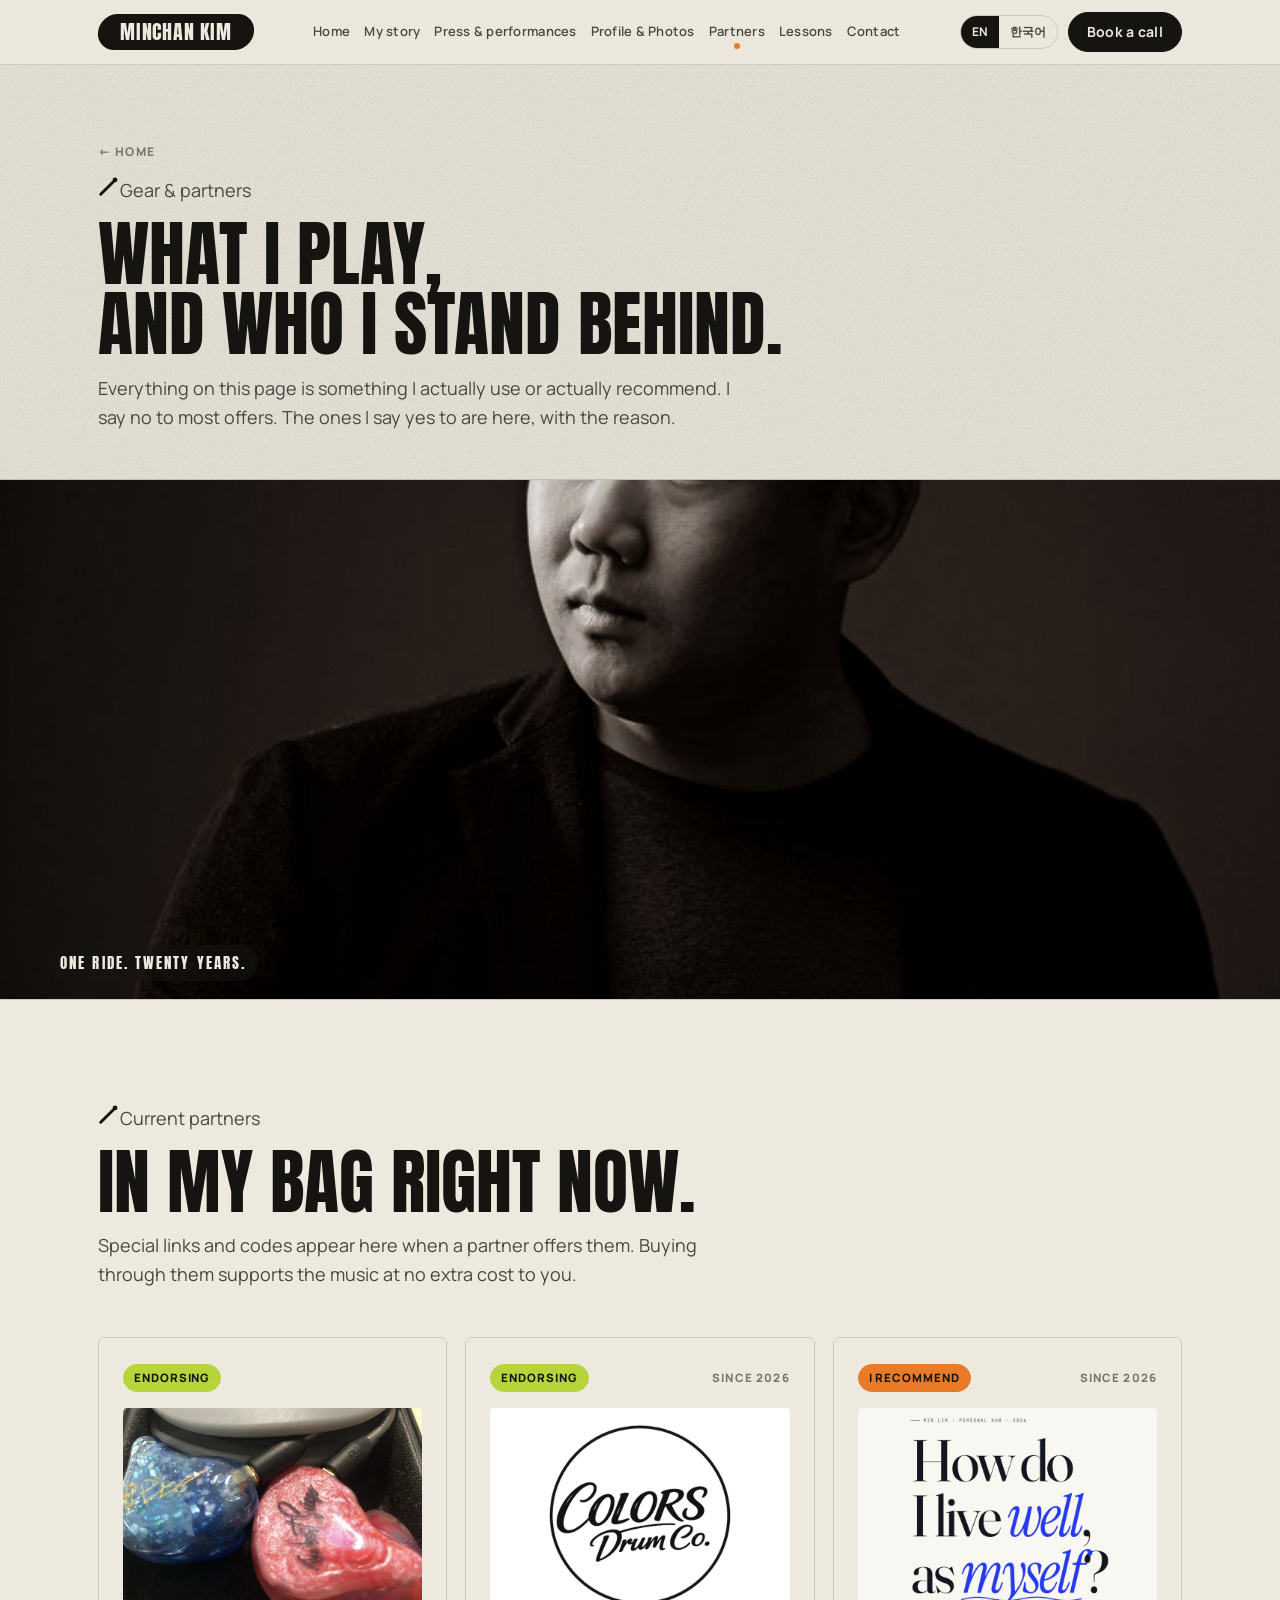
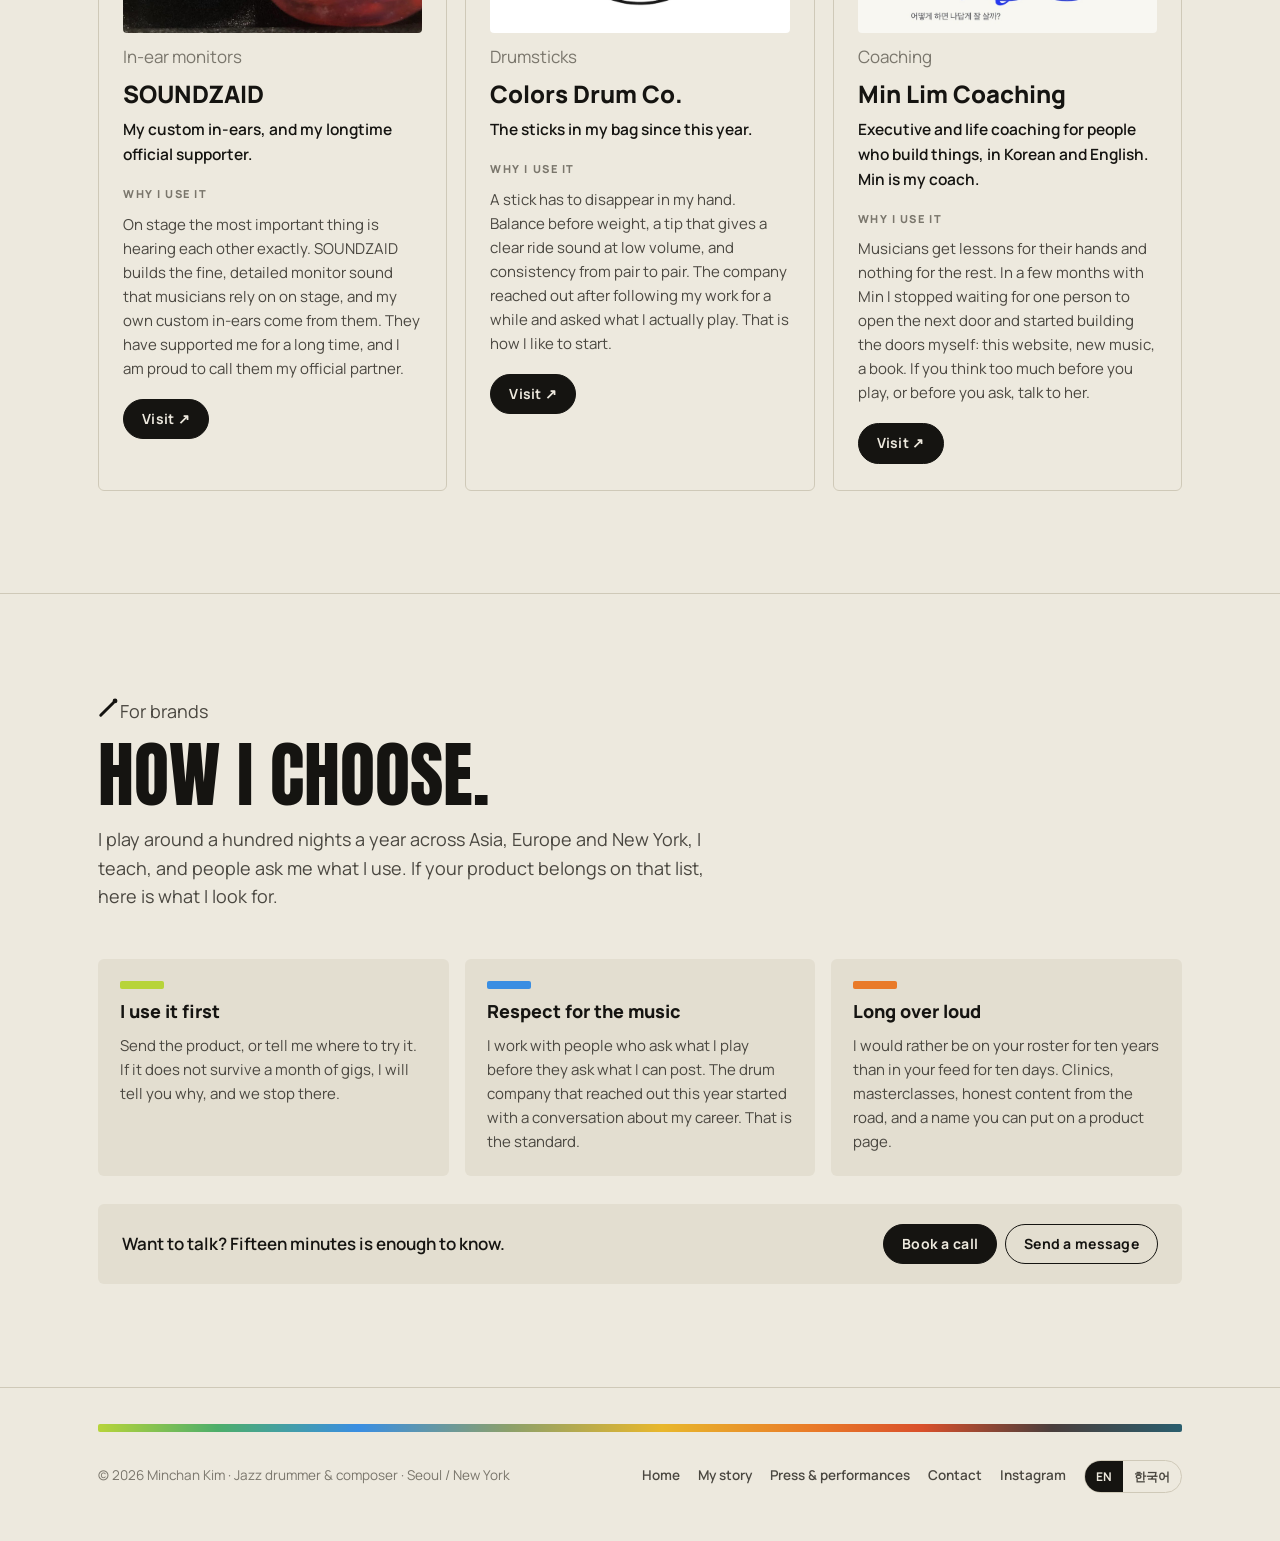
<file: partners.html>
<!doctype html>
<html lang="en">
<head>
<meta charset="utf-8">
<meta name="viewport" content="width=device-width, initial-scale=1, viewport-fit=cover">
<title>Gear &amp; Partners · Minchan Kim</title>
<link rel="preconnect" href="https://fonts.googleapis.com">
<link rel="stylesheet" href="https://fonts.googleapis.com/css2?family=Anton&family=Black+Han+Sans&family=Manrope:wght@400;500;600;700;800&family=Noto+Sans+KR:wght@400;500;700&display=swap">
<link rel="stylesheet" href="site.css">
</head>
<body>
<svg width="0" height="0" style="position:absolute" aria-hidden="true">
  <symbol id="stick" viewBox="0 0 24 24"><path d="M3 21 L17 7" stroke="currentColor" stroke-width="3.2" stroke-linecap="round" fill="none"/><path d="M3 21 L16.5 7.5" stroke="currentColor" stroke-width="1.6" stroke-linecap="round" fill="none" opacity=".5"/><circle cx="18.6" cy="5.4" r="2.6" fill="currentColor"/></symbol>
</svg>

<header class="nav">
  <div class="wrap">
    <a class="mark" href="index.html" data-page="index.html"><span>Minchan Kim</span></a>
    <nav class="links" id="links">
      <a href="index.html" data-page="index.html" data-i="nav.home">Home</a>
      <a href="about.html" data-page="about.html" data-i="nav.story">My story</a>
      <a href="press.html" data-page="press.html" data-i="nav.press">Press &amp; performances</a>
      <a href="press.html#profile" data-i="nav.profile">Profile &amp; Photos</a>
      <a href="partners.html" class="here" data-page="partners.html" data-i="nav.partners">Partners</a>
      <a href="index.html#lessons" data-i="nav.lessons">Lessons</a>
      <a href="index.html#contact" data-i="nav.contact">Contact</a>
    </nav>
    <div class="navr">
      <div class="lang" role="group" aria-label="Language"><button type="button" class="on" data-lang="en">EN</button><button type="button" data-lang="ko">한국어</button></div>
      <a class="btn solid cal" href="#" target="_blank" rel="noopener" data-i="nav.book">Book a call</a>
      <button class="btn menu-btn" id="menuBtn" aria-expanded="false" aria-controls="links" data-i="nav.menu">Menu</button>
    </div>
  </div>
</header>

<main>
  <section class="pagehead">
    <div class="wrap">
      <div class="head">
        <a class="crumb" href="index.html" data-page="index.html" data-i="crumb">← Home</a>
        <p class="eyebrow"><svg class="stick"><use href="#stick"/></svg><span data-i="ph.eyebrow">Gear &amp; partners</span></p>
        <h1 class="display" data-i="ph.h1">What I play,<br>and who I stand behind.</h1>
        <p data-i="ph.intro">Everything on this page is something I actually use or actually recommend. I say no to most offers. The ones I say yes to are here, with the reason.</p>
      </div>
    </div>
  </section>

  <div class="band"><img src="img/portrait-snare.jpg" alt="Minchan Kim with a snare drum" style="object-position:50% 30%"><span class="cap" data-i="band.cap">One ride. Twenty years.</span></div>

  <section class="block" id="list">
    <div class="wrap">
      <div class="head">
        <p class="eyebrow"><svg class="stick"><use href="#stick"/></svg><span data-i="l.eyebrow">Current partners</span></p>
        <h2 class="display" data-i="l.h2">In my bag right now.</h2>
        <p data-i="l.intro">Special links and codes appear here when a partner offers them. Buying through them supports the music at no extra cost to you.</p>
      </div>
      <div class="partners" id="partnerList"></div>
    </div>
  </section>

  <section class="block" id="brands">
    <div class="wrap">
      <div class="head">
        <p class="eyebrow"><svg class="stick"><use href="#stick"/></svg><span data-i="b.eyebrow">For brands</span></p>
        <h2 class="display" data-i="b.h2">How I choose.</h2>
        <p data-i="b.intro">I play around a hundred nights a year across Asia, Europe and New York, I teach, and people ask me what I use. If your product belongs on that list, here is what I look for.</p>
      </div>
      <div class="lookfor" data-i="b.list">
        <div class="item"><b style="background:var(--lime)"></b><h3>I use it first</h3><p>Send the product, or tell me where to try it. If it does not survive a month of gigs, I will tell you why, and we stop there.</p></div>
        <div class="item"><b style="background:var(--sky)"></b><h3>Respect for the music</h3><p>I work with people who ask what I play before they ask what I can post. The drum company that reached out this year started with a conversation about my career. That is the standard.</p></div>
        <div class="item"><b style="background:var(--orange)"></b><h3>Long over loud</h3><p>I would rather be on your roster for ten years than in your feed for ten days. Clinics, masterclasses, honest content from the road, and a name you can put on a product page.</p></div>
      </div>
      <div class="linkrow" style="margin-top:28px">
        <p data-i="b.cta">Want to talk? Fifteen minutes is enough to know.</p>
        <div style="display:flex;gap:8px;flex-wrap:wrap"><a class="btn solid cal" href="#" target="_blank" rel="noopener" data-i="b.btn1">Book a call</a><a class="btn" href="index.html#contact" data-i="b.btn2">Send a message</a></div>
      </div>
    </div>
  </section>
</main>

<footer>
  <div class="wrap">
    <div class="bar"></div>
    <div class="row">
      <span data-i="foot.copy">© 2026 Minchan Kim · Jazz drummer &amp; composer · Seoul / New York</span>
      <nav>
        <a href="index.html" data-page="index.html" data-i="nav.home2">Home</a><a href="about.html" data-page="about.html" data-i="nav.story2">My story</a><a href="press.html" data-page="press.html" data-i="nav.press2">Press &amp; performances</a><a href="index.html#contact" data-i="nav.contact2">Contact</a><a data-ig href="https://www.instagram.com/minchan_jazz/" target="_blank" rel="noopener">Instagram</a>
        <span class="lang" role="group" aria-label="Language"><button type="button" class="on" data-lang="en">EN</button><button type="button" data-lang="ko">한국어</button></span>
      </nav>
    </div>
  </div>
</footer>

<div class="fab" id="fab" aria-label="Contact">
  <span class="dot" aria-hidden="true"></span><span class="t" data-i="fab.t">Want to work together?</span>
  <a class="btn lime cal" href="#" target="_blank" rel="noopener" data-i="fab.call">Book a call</a>
  <a class="btn ghost" href="index.html#contact" data-i="fab.msg">Message</a>
</div>

<script>
window.KO = {
  'nav.home': '홈', 'nav.story': '제 이야기', 'nav.press': '공연과 기사', 'nav.profile': '프로필 · 사진', 'nav.partners': '파트너', 'nav.lessons': '레슨', 'nav.contact': '연락', 'nav.book': '통화 예약', 'nav.menu': '메뉴',
  'nav.home2': '홈', 'nav.story2': '제 이야기', 'nav.press2': '공연과 기사', 'nav.contact2': '연락',
  'crumb': '← 홈', 'ph.eyebrow': '장비와 파트너', 'ph.h1': '제가 쓰는 것,<br>그리고 제가 보증하는 것.',
  'ph.intro': '이 페이지에 있는 것은 전부 제가 실제로 쓰거나 실제로 추천하는 것입니다. 대부분의 제안은 거절합니다. 받아들인 것만 이유와 함께 여기에 있습니다.',
  'band.cap': '라이드 하나. 스무 해.',
  'l.eyebrow': '현재 파트너', 'l.h2': '지금 제 가방에 있는 것.',
  'l.intro': '파트너가 특별 링크나 코드를 제공하면 여기에 올립니다. 그 링크로 구매하면 추가 비용 없이 음악을 응원하는 셈이 됩니다.',
  'b.eyebrow': '브랜드 담당자께', 'b.h2': '저는 이렇게 고릅니다.',
  'b.intro': '저는 아시아와 유럽, 뉴욕에서 한 해 백여 번 무대에 서고, 가르치고, 사람들은 제가 뭘 쓰는지 묻습니다. 당신의 제품이 그 목록에 들어갈 만하다면, 제가 보는 기준은 이렇습니다.',
  'b.list': '<div class="item"><b style="background:var(--lime)"></b><h3>먼저 씁니다</h3><p>제품을 보내 주시거나, 어디서 써 볼 수 있는지 알려 주세요. 한 달의 공연을 버티지 못하면 이유를 말씀드리고 거기서 멈춥니다.</p></div><div class="item"><b style="background:var(--sky)"></b><h3>음악에 대한 존중</h3><p>제가 뭘 올릴 수 있는지보다 제가 뭘 치는지를 먼저 묻는 사람들과 일합니다. 올해 연락해 온 드럼 회사는 제 커리어 이야기부터 시작했습니다. 그게 기준입니다.</p></div><div class="item"><b style="background:var(--orange)"></b><h3>요란함보다 오래</h3><p>열흘 동안 피드에 올라가는 것보다 10년 동안 로스터에 있는 쪽을 택합니다. 클리닉, 마스터클래스, 투어에서 보내는 솔직한 콘텐츠, 그리고 제품 페이지에 올릴 수 있는 이름.</p></div>',
  'b.cta': '이야기해 볼까요? 15분이면 서로 알 수 있습니다.', 'b.btn1': '통화 예약', 'b.btn2': '메시지 보내기',
  'foot.copy': '© 2026 김민찬 · 재즈 드러머 & 작곡가 · 서울 / 뉴욕',
  'fab.t': '같이 일해 볼까요?', 'fab.call': '통화 예약', 'fab.msg': '메시지'
};
</script>
<script src="content.js"></script>
<script src="site.js"></script>
</body>
</html>
</file>
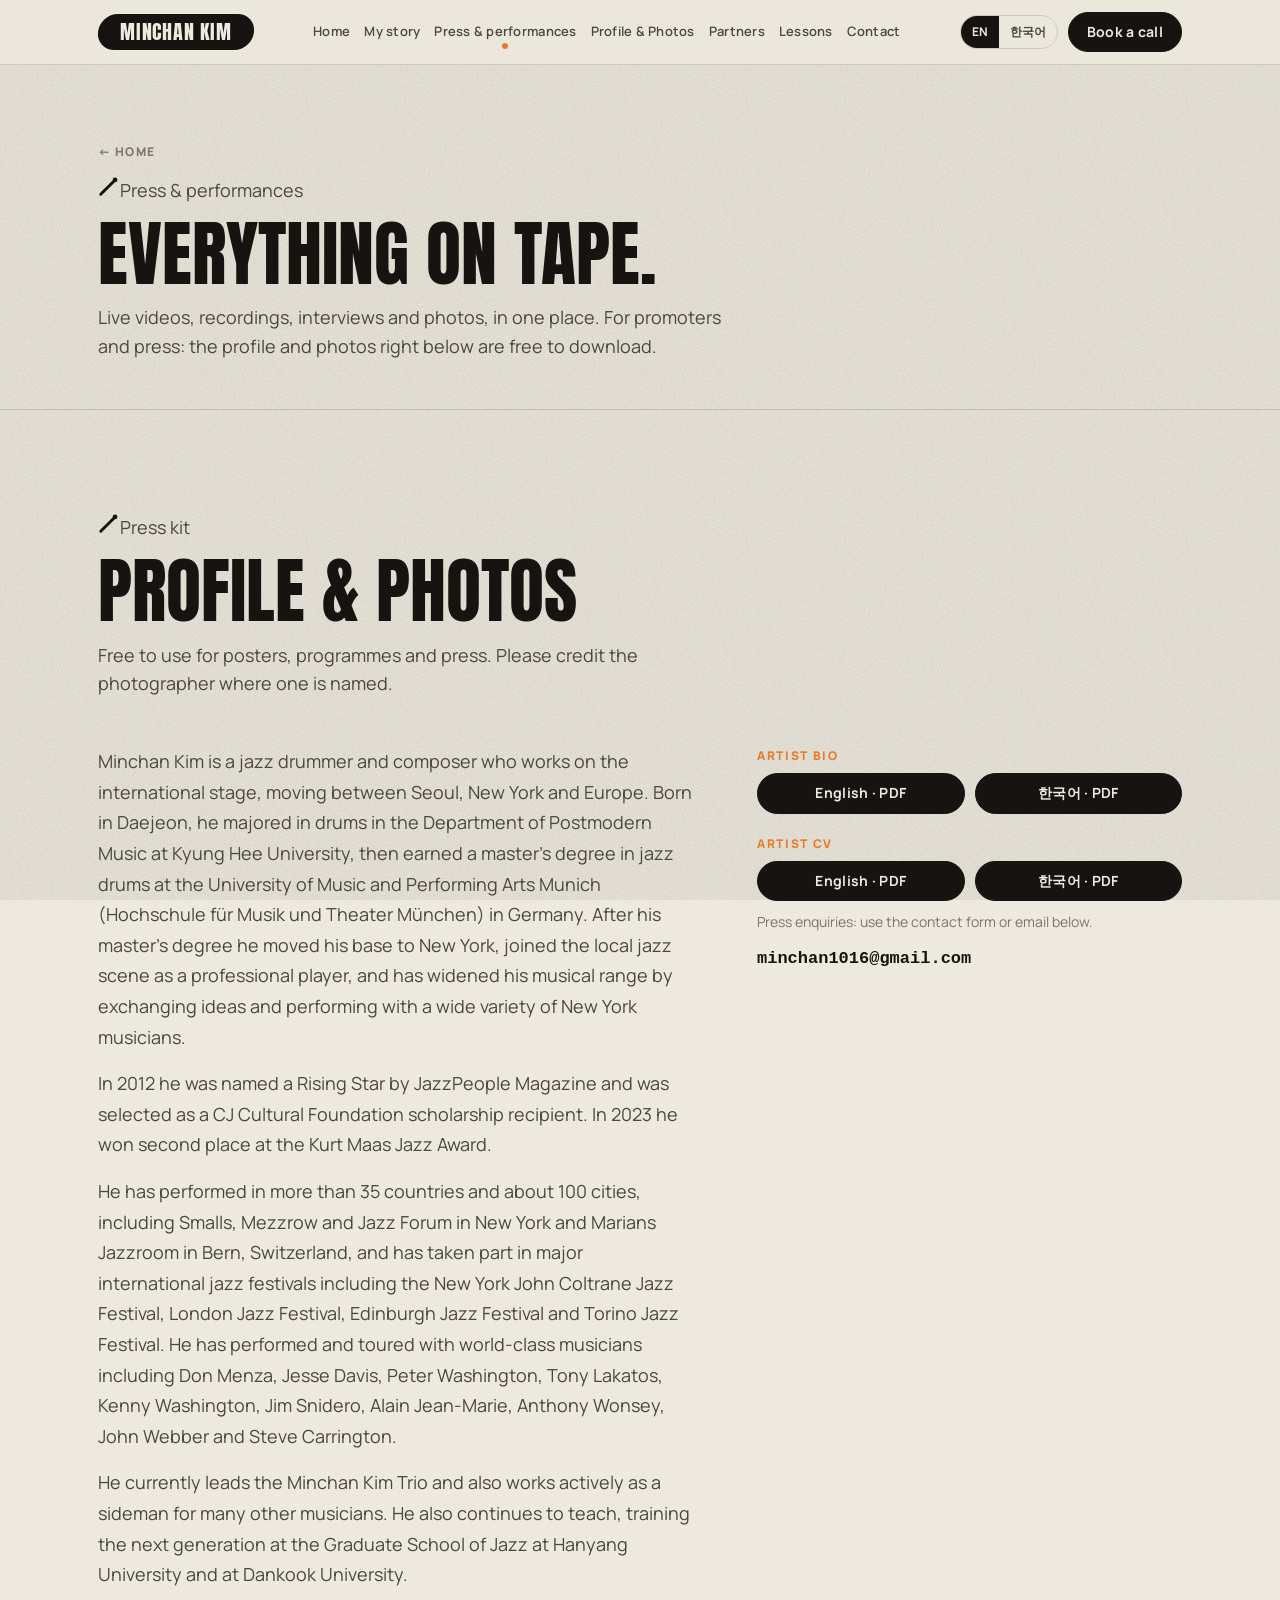
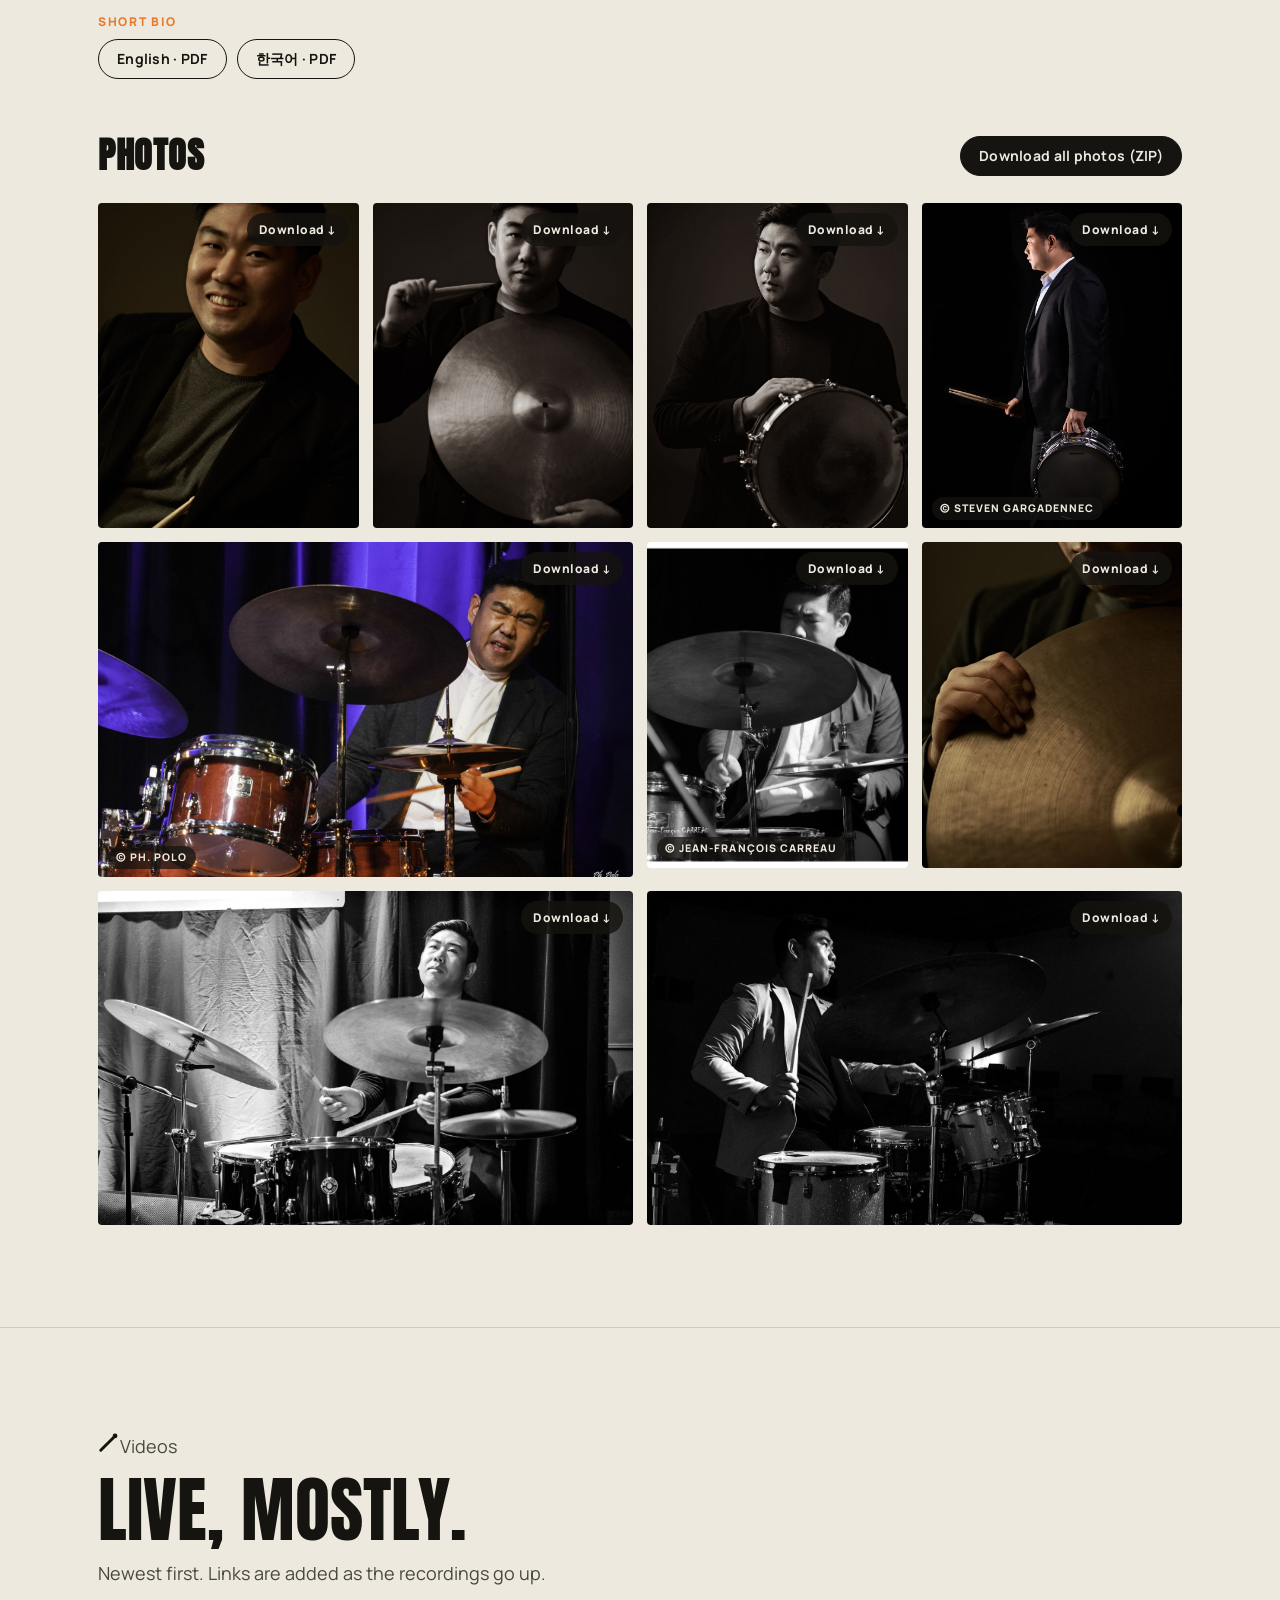
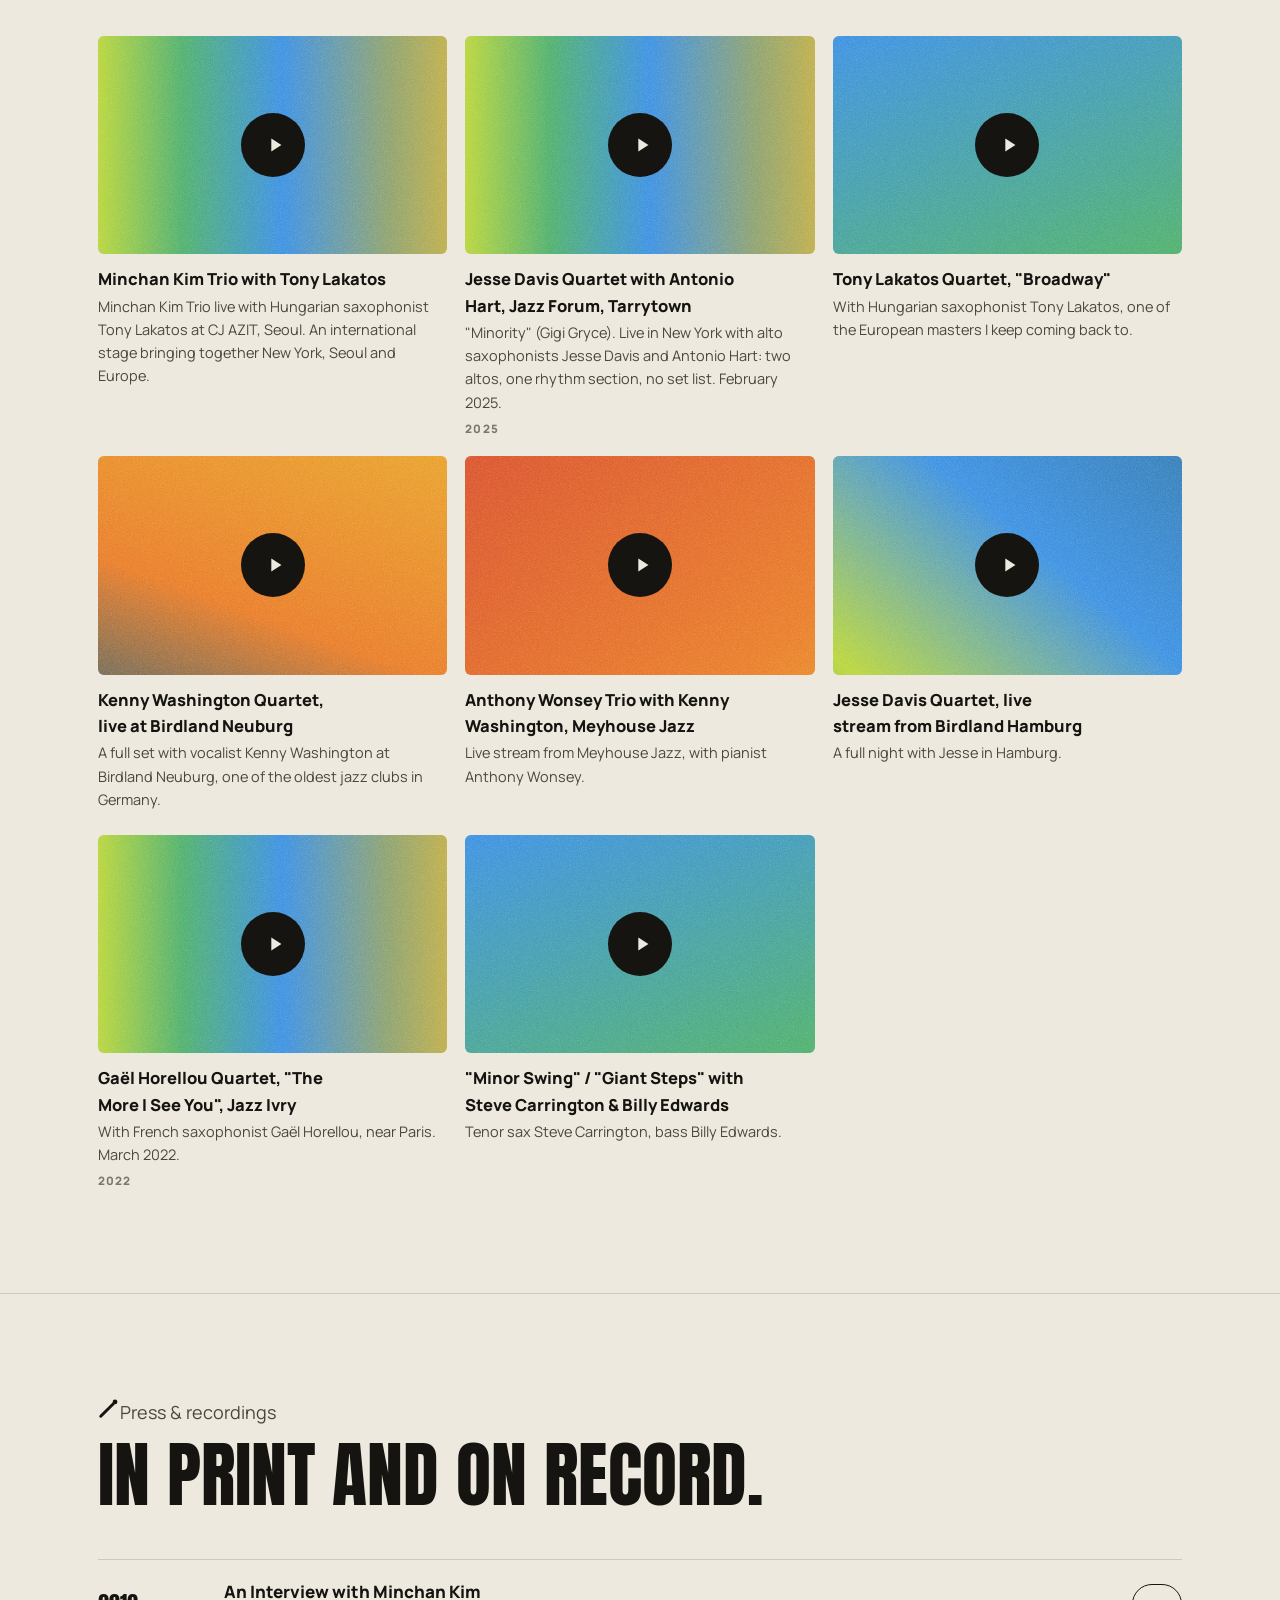
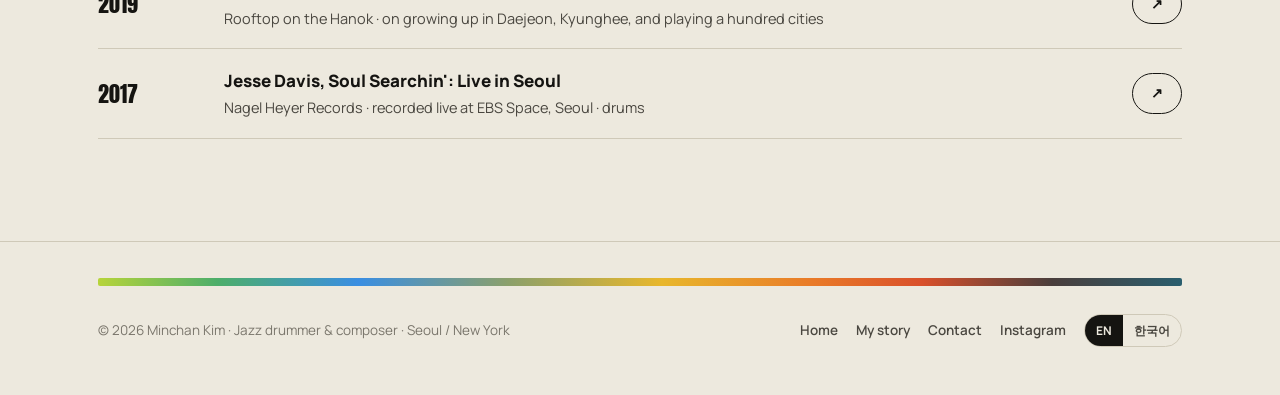
<file: press.html>
<!doctype html>
<html lang="en">
<head>
<meta charset="utf-8">
<meta name="viewport" content="width=device-width, initial-scale=1, viewport-fit=cover">
<title>Press &amp; Performances · Minchan Kim</title>
<link rel="preconnect" href="https://fonts.googleapis.com">
<link rel="stylesheet" href="https://fonts.googleapis.com/css2?family=Anton&family=Black+Han+Sans&family=Manrope:wght@400;500;600;700;800&family=Noto+Sans+KR:wght@400;500;700&display=swap">
<link rel="stylesheet" href="site.css">
</head>
<body>
<svg width="0" height="0" style="position:absolute" aria-hidden="true">
  <symbol id="stick" viewBox="0 0 24 24"><path d="M3 21 L17 7" stroke="currentColor" stroke-width="3.2" stroke-linecap="round" fill="none"/><path d="M3 21 L16.5 7.5" stroke="currentColor" stroke-width="1.6" stroke-linecap="round" fill="none" opacity=".5"/><circle cx="18.6" cy="5.4" r="2.6" fill="currentColor"/></symbol>
</svg>

<header class="nav">
  <div class="wrap">
    <a class="mark" href="index.html" data-page="index.html"><span>Minchan Kim</span></a>
    <nav class="links" id="links">
      <a href="index.html" data-page="index.html" data-i="nav.home">Home</a>
      <a href="about.html" data-page="about.html" data-i="nav.story">My story</a>
      <a href="press.html" class="here" data-page="press.html" data-i="nav.press">Press &amp; performances</a>
      <a href="press.html#profile" data-i="nav.profile">Profile &amp; Photos</a>
      <a href="partners.html" data-page="partners.html" data-i="nav.partners">Partners</a>
      <a href="index.html#lessons" data-i="nav.lessons">Lessons</a>
      <a href="index.html#contact" data-i="nav.contact">Contact</a>
    </nav>
    <div class="navr">
      <div class="lang" role="group" aria-label="Language"><button type="button" class="on" data-lang="en">EN</button><button type="button" data-lang="ko">한국어</button></div>
      <a class="btn solid cal" href="#" target="_blank" rel="noopener" data-i="nav.book">Book a call</a>
      <button class="btn menu-btn" id="menuBtn" aria-expanded="false" aria-controls="links" data-i="nav.menu">Menu</button>
    </div>
  </div>
</header>

<main>
  <section class="pagehead">
    <div class="wrap">
      <div class="head">
        <a class="crumb" href="index.html" data-page="index.html" data-i="crumb">← Home</a>
        <p class="eyebrow"><svg class="stick"><use href="#stick"/></svg><span data-i="ph.eyebrow">Press &amp; performances</span></p>
        <h1 class="display" data-i="ph.h1">Everything on tape.</h1>
        <p data-i="ph.intro">Live videos, recordings, interviews and photos, in one place. For promoters and press: the profile and photos right below are free to download.</p>
      </div>
    </div>
  </section>

  <section class="block" id="profile">
    <div class="wrap">
      <div class="head">
        <p class="eyebrow"><svg class="stick"><use href="#stick"/></svg><span data-i="pp.eyebrow">Press kit</span></p>
        <h2 class="display" data-i="pp.h2">Profile &amp; Photos</h2>
        <p data-i="pp.intro">Free to use for posters, programmes and press. Please credit the photographer where one is named.</p>
      </div>
      <div class="article">
        <div class="biocol">
        <div class="prose" id="bioText" data-i="b.text">
          <p>Minchan Kim is a jazz drummer and composer who works on the international stage, moving between Seoul, New York and Europe. Born in Daejeon, he majored in drums in the Department of Postmodern Music at Kyung Hee University, then earned a master's degree in jazz drums at the University of Music and Performing Arts Munich (Hochschule für Musik und Theater München) in Germany. After his master's degree he moved his base to New York, joined the local jazz scene as a professional player, and has widened his musical range by exchanging ideas and performing with a wide variety of New York musicians.</p><p>In 2012 he was named a Rising Star by JazzPeople Magazine and was selected as a CJ Cultural Foundation scholarship recipient. In 2023 he won second place at the Kurt Maas Jazz Award.</p><p>He has performed in more than 35 countries and about 100 cities, including Smalls, Mezzrow and Jazz Forum in New York and Marians Jazzroom in Bern, Switzerland, and has taken part in major international jazz festivals including the New York John Coltrane Jazz Festival, London Jazz Festival, Edinburgh Jazz Festival and Torino Jazz Festival. He has performed and toured with world-class musicians including Don Menza, Jesse Davis, Peter Washington, Tony Lakatos, Kenny Washington, Jim Snidero, Alain Jean-Marie, Anthony Wonsey, John Webber and Steve Carrington.</p><p>He currently leads the Minchan Kim Trio and also works actively as a sideman for many other musicians. He also continues to teach, training the next generation at the Graduate School of Jazz at Hanyang University and at Dankook University.</p>
        </div>
          <div class="biotools">
            <p class="kitlabel" data-i="pp.shortLabel">Short bio</p>
            <div class="biobtns">
              <a class="btn" href="downloads/minchan-kim-short-bio-en.pdf" download>English · PDF</a>
              <a class="btn" href="downloads/minchan-kim-short-bio-ko.pdf" download>한국어 · PDF</a>
            </div>
          </div>
        </div>
        <aside class="side">
          <p class="kitlabel" data-i="pp.bioLabel">Artist BIO</p>
          <div class="dlrow">
            <a class="btn solid" href="downloads/minchan-kim-biography-en.pdf" download>English · PDF</a>
            <a class="btn solid" href="downloads/minchan-kim-biography-ko.pdf" download>한국어 · PDF</a>
          </div>
          <p class="kitlabel" data-i="pp.cvLabel">Artist CV</p>
          <div class="dlrow">
            <a class="btn solid" href="downloads/minchan-kim-cv-en.pdf" download>English · PDF</a>
            <a class="btn solid" href="downloads/minchan-kim-cv-ko.pdf" download>한국어 · PDF</a>
          </div>
          <p style="color:var(--muted);font-size:14px" data-i="b.note">Press enquiries: use the contact form or email below.</p>
          <p><code data-email style="font-weight:700">minchan1016@gmail.com</code></p>
        </aside>
      </div>
      <div class="photohead">
        <h3 data-i="pp.photos">Photos</h3>
        <a class="btn solid" href="downloads/minchan-kim-photos.zip" download data-i="pp.zip">Download all photos (ZIP)</a>
      </div>
      <div class="photos" id="photoGrid"></div>
    </div>
  </section>

  <section class="block" id="videos">
    <div class="wrap">
      <div class="head">
        <p class="eyebrow"><svg class="stick"><use href="#stick"/></svg><span data-i="v.eyebrow">Videos</span></p>
        <h2 class="display" data-i="v.h2">Live, mostly.</h2>
        <p data-i="v.intro">Newest first. Links are added as the recordings go up.</p>
      </div>
      <div class="videos" id="videoArchive"></div>
    </div>
  </section>

  <section class="block" id="press">
    <div class="wrap">
      <div class="head">
        <p class="eyebrow"><svg class="stick"><use href="#stick"/></svg><span data-i="p.eyebrow">Press &amp; recordings</span></p>
        <h2 class="display" data-i="p.h2">In print and on record.</h2>
      </div>
      <div class="presslist" id="pressList"></div>
    </div>
  </section>

</main>

<footer>
  <div class="wrap">
    <div class="bar"></div>
    <div class="row">
      <span data-i="foot.copy">© 2026 Minchan Kim · Jazz drummer &amp; composer · Seoul / New York</span>
      <nav>
        <a href="index.html" data-page="index.html" data-i="nav.home2">Home</a><a href="about.html" data-page="about.html" data-i="nav.story2">My story</a><a href="index.html#contact" data-i="nav.contact2">Contact</a><a data-ig href="https://www.instagram.com/minchan_jazz/" target="_blank" rel="noopener">Instagram</a>
        <span class="lang" role="group" aria-label="Language"><button type="button" class="on" data-lang="en">EN</button><button type="button" data-lang="ko">한국어</button></span>
      </nav>
    </div>
  </div>
</footer>

<div class="fab" id="fab" aria-label="Contact">
  <span class="dot" aria-hidden="true"></span><span class="t" data-i="fab.t">Want to work together?</span>
  <a class="btn lime cal" href="#" target="_blank" rel="noopener" data-i="fab.call">Book a call</a>
  <a class="btn ghost" href="index.html#contact" data-i="fab.msg">Message</a>
</div>

<script>
window.KO = {
  'nav.home': '홈', 'nav.story': '제 이야기', 'nav.press': '공연과 기사', 'nav.profile': '프로필 · 사진', 'nav.partners': '파트너', 'nav.lessons': '레슨', 'nav.contact': '연락', 'nav.book': '통화 예약', 'nav.menu': '메뉴',
  'nav.home2': '홈', 'nav.story2': '제 이야기', 'nav.contact2': '연락',
  'crumb': '← 홈', 'ph.eyebrow': '공연과 기사', 'ph.h1': '기록으로 남은 것들.',
  'ph.intro': '라이브 영상, 음반, 인터뷰, 사진을 한곳에 모았습니다. 기획자와 기자분들은 바로 아래 프로필과 사진을 자유롭게 내려받아 쓰셔도 됩니다.',
  'v.eyebrow': '영상', 'v.h2': '대부분 라이브입니다.', 'v.intro': '최신순입니다. 녹화가 올라오는 대로 링크를 답니다.',
  'p.eyebrow': '기사와 음반', 'p.h2': '지면과 음반에 남은 것.',
  'pp.eyebrow': '프레스 킷', 'pp.h2': '프로필과 사진', 'pp.intro': '포스터, 프로그램, 기사에 자유롭게 쓰셔도 됩니다. 사진가 이름이 있는 경우 크레딧을 적어 주세요.',
  'pp.bioLabel': '아티스트 BIO', 'pp.cvLabel': '아티스트 CV', 'pp.shortLabel': '짧은 소개글', 'pp.photos': '사진', 'pp.zip': '사진 전체 내려받기 (ZIP)',
  'b.text': '<p>김민찬은 서울과 뉴욕, 유럽을 오가며 국제무대에서 활동하는 재즈 드러머이자 작곡가다. 대전에서 태어나 경희대학교 포스트모던음악과에서 드럼을 전공했으며, 이후 독일 뮌헨 국립음대(Hochschule für Musik und Theater München)에서 재즈 드럼 석사 학위를 취득했다. 석사 학위 취득 후 뉴욕으로 활동 무대를 옮겨 프로 연주자로서 현지 재즈 신에 합류했으며, 뉴욕의 다양한 뮤지션들과 교류하고 협연하며 음악적 영역을 넓혀왔다.</p><p>2012년 재즈피플 매거진 Rising Star에 선정되었으며, CJ문화재단 장학생으로 선발되었다. 2023년에는 Kurt Maas Jazz Award에서 2위를 수상했다.</p><p>뉴욕의 Smalls, Mezzrow, Jazz Forum과 스위스 베른의 Marians Jazzroom 등 세계 35개국 이상, 약 100개 도시에서 연주했으며, New York John Coltrane Jazz Festival, London Jazz Festival, Edinburgh Jazz Festival, Torino Jazz Festival 등 주요 국제 재즈 페스티벌에 참여했다. Don Menza, Jesse Davis, Peter Washington, Tony Lakatos, Kenny Washington, Jim Snidero, Alain Jean-Marie, Anthony Wonsey, John Webber, Steve Carrington 등 세계적인 연주자들과 협연 및 투어를 이어왔다.</p><p>현재 자신이 이끄는 김민찬 트리오의 활동과 함께 다양한 연주자들의 사이드맨으로 활발히 활동하고 있다. 또한 한양대학교 재즈대학원과 단국대학교에서 후학을 양성하며 교육 활동을 이어가고 있다.</p>',
  'b.note': '취재 문의는 문의 양식이나 아래 이메일로 보내 주세요.',
  'foot.copy': '© 2026 김민찬 · 재즈 드러머 & 작곡가 · 서울 / 뉴욕',
  'fab.t': '같이 일해 볼까요?', 'fab.call': '통화 예약', 'fab.msg': '메시지'
};
</script>
<script src="content.js"></script>
<script src="site.js"></script>
</body>
</html>
</file>
<file: site.css>
/* minchanjazz.com — shared styles
   Palette from the reference print: ivory paper, ink, and one grainy stripe (lime → sky → mustard → orange → deep teal). */
:root {
  --paper: #EDE9DE; --paper-2: #E3DED0; --ink: #151411; --ink-2: #4A4740; --muted: #7A766C; --line: #CFC9B8;
  --lime: #B7D43A; --green: #4DAE6A; --sky: #3A8EE2; --mustard: #E8B72C; --orange: #E97A28; --red: #D9502B; --teal: #2A5E6E;
  --pill: #151411; --pill-fg: #EDE9DE;
  --font-display: "Anton", "Arial Narrow", Impact, sans-serif;
  --font-display-ko: "Black Han Sans", "Anton", sans-serif;
  --font-body: "Manrope", "Helvetica Neue", Arial, sans-serif;
  --font-body-ko: "Noto Sans KR", "Apple SD Gothic Neo", "Malgun Gothic", sans-serif;
  --stripe: linear-gradient(180deg, var(--lime) 0%, var(--green) 11%, var(--sky) 24%, #8CA06A 38%, var(--mustard) 52%, var(--orange) 66%, var(--red) 76%, #4A3E3C 88%, var(--teal) 100%);
  --stripe-h: linear-gradient(90deg, var(--lime) 0%, var(--green) 11%, var(--sky) 24%, #8CA06A 38%, var(--mustard) 52%, var(--orange) 66%, var(--red) 76%, #4A3E3C 88%, var(--teal) 100%);
  --beat: .4s; /* 150 bpm */
}
@media (prefers-color-scheme: dark) {
  :root:not([data-theme="light"]) { --paper: #16150F; --paper-2: #1F1E17; --ink: #EDE9DE; --ink-2: #C9C4B4; --muted: #8F8A7B; --line: #35332A; --pill: #EDE9DE; --pill-fg: #151411; color-scheme: dark; }
}
:root[data-theme="dark"] { --paper: #16150F; --paper-2: #1F1E17; --ink: #EDE9DE; --ink-2: #C9C4B4; --muted: #8F8A7B; --line: #35332A; --pill: #EDE9DE; --pill-fg: #151411; color-scheme: dark; }

* { box-sizing: border-box; }
html { scroll-behavior: smooth; }
body { margin: 0; background: var(--paper); color: var(--ink); font-family: var(--font-body); font-size: 17px; line-height: 1.6; -webkit-font-smoothing: antialiased; overflow-x: hidden; }
body.ko { font-family: var(--font-body-ko); word-break: keep-all; }
body::before { content: ""; position: fixed; inset: 0; pointer-events: none; z-index: 0; opacity: .22;
  background-image: url("data:image/svg+xml;utf8,<svg xmlns='http://www.w3.org/2000/svg' width='220' height='220'><filter id='n'><feTurbulence type='fractalNoise' baseFrequency='.9' numOctaves='2' stitchTiles='stitch'/><feColorMatrix values='0 0 0 0 0  0 0 0 0 0  0 0 0 0 0  0 0 0 .5 0'/></filter><rect width='100%' height='100%' filter='url(%23n)'/></svg>"); }
a { color: inherit; }
img { max-width: 100%; }
:focus-visible { outline: 3px solid var(--sky); outline-offset: 3px; }
h1, h2, h3 { margin: 0; text-wrap: balance; }
p { margin: 0; }
.display { font-family: var(--font-display); font-weight: 400; text-transform: uppercase; }
body.ko .display { font-family: var(--font-display-ko); text-transform: none; letter-spacing: 0; }
.wrap { position: relative; z-index: 1; max-width: 1180px; margin: 0 auto; padding-inline: clamp(16px, 4vw, 48px); }
.grain::after { content: ""; position: absolute; inset: 0; mix-blend-mode: soft-light; opacity: .9; pointer-events: none;
  background-image: url("data:image/svg+xml;utf8,<svg xmlns='http://www.w3.org/2000/svg' width='200' height='200'><filter id='g'><feTurbulence type='fractalNoise' baseFrequency='1.1' numOctaves='3' stitchTiles='stitch'/></filter><rect width='100%' height='100%' filter='url(%23g)'/></svg>"); }

/* ---------- motion ---------- */
@keyframes rise { from { opacity: 0; transform: translateY(26px); } to { opacity: 1; transform: none; } }
@keyframes hit { 0%, 100% { transform: scale(1); opacity: .35; } 8% { transform: scale(1.45); opacity: 1; } 30% { transform: scale(1); opacity: .35; } }
@keyframes spin { to { transform: rotate(360deg); } }
@keyframes wobble { 0%,100% { transform: rotate(0) } 25% { transform: rotate(-3deg) scale(1.02) } 75% { transform: rotate(3deg) scale(1.02) } }
@keyframes scroll { to { transform: translateX(-50%); } }
@keyframes pulse { 0%,100% { transform: scale(1) } 50% { transform: scale(1.35) } }
.rise { animation: rise .7s cubic-bezier(.2,.7,.2,1) both; }
.rise.b1 { animation-delay: calc(var(--beat) * 0); } .rise.b2 { animation-delay: calc(var(--beat) * 1); } .rise.b3 { animation-delay: calc(var(--beat) * 2); } .rise.b4 { animation-delay: calc(var(--beat) * 3); } .rise.b5 { animation-delay: calc(var(--beat) * 4); }
@media (prefers-reduced-motion: reduce) { html { scroll-behavior: auto; } *, *::before, *::after { animation: none !important; transition: none !important; } .rise { opacity: 1; transform: none; } }

/* ---------- nav ---------- */
.nav { position: sticky; top: env(safe-area-inset-top, 0px); z-index: 20; background: color-mix(in srgb, var(--paper) 88%, transparent); backdrop-filter: blur(10px); border-bottom: 1px solid var(--line); }
.nav .wrap { display: flex; align-items: center; justify-content: space-between; gap: 16px; min-height: 64px; }
.mark { display: inline-flex; align-items: center; justify-content: center; background: var(--pill); color: var(--pill-fg); text-decoration: none; font-family: var(--font-display); font-size: 20px; letter-spacing: .04em; text-transform: uppercase; padding: 6px 22px; border-radius: 999px; transform: skewX(-6deg); line-height: 1.2; }
.mark span { display: inline-block; transform: skewX(6deg); }
.links { display: flex; gap: 22px; align-items: center; }
.links a { position: relative; text-decoration: none; font-weight: 600; font-size: 14px; letter-spacing: .02em; color: var(--ink-2); padding-bottom: 2px; }
.links a::after { content: ""; position: absolute; left: 50%; bottom: -6px; width: 6px; height: 6px; border-radius: 50%; background: var(--orange); transform: translateX(-50%) scale(0); transition: transform .18s cubic-bezier(.3,1.6,.5,1); }
.links a:hover { color: var(--ink); } .links a:hover::after, .links a.here::after { transform: translateX(-50%) scale(1); }
.btn { display: inline-flex; align-items: center; gap: 8px; text-decoration: none; cursor: pointer; font-family: inherit; font-weight: 700; font-size: 14px; letter-spacing: .02em; padding: 10px 18px; border-radius: 999px; border: 1.5px solid var(--ink); color: var(--ink); background: transparent; transition: transform .15s ease, background .15s ease, color .15s ease; line-height: 1.3; }
.btn:hover { transform: translateY(-1px) rotate(-1.5deg); }
.btn.solid { background: var(--pill); color: var(--pill-fg); border-color: var(--pill); }
.btn.solid:hover { background: var(--orange); border-color: var(--orange); color: #151411; }
.btn.lime { background: var(--lime); color: #151411; border-color: var(--lime); }
.btn.lime:hover { background: var(--mustard); border-color: var(--mustard); }
.lang { display: inline-flex; border: 1.5px solid var(--line); border-radius: 999px; overflow: hidden; font-size: 12px; font-weight: 700; }
.lang button { font: inherit; padding: 6px 11px; border: 0; background: transparent; color: var(--ink-2); cursor: pointer; }
.lang button.on { background: var(--ink); color: var(--paper); }
.menu-btn { display: none; }
.navr { display: flex; gap: 10px; align-items: center; }
@media (max-width: 1180px) {
  .links { display: none; }
  .links.open { display: flex; position: absolute; left: 0; right: 0; top: 100%; flex-direction: column; align-items: flex-start; gap: 0; background: var(--paper); border-bottom: 1px solid var(--line); padding: 8px clamp(16px, 4vw, 48px) 16px; }
  .links.open a { padding: 10px 0; font-size: 16px; } .links.open a::after { display: none; }
  .menu-btn { display: inline-flex; padding: 8px 12px; }
  .nav .wrap { position: relative; }
}
@media (max-width: 860px) {
  .nav .btn.solid { display: none; }
  .mark { font-size: 17px; padding: 5px 16px; }
}
@media (min-width: 1181px) and (max-width: 1320px) { .links { gap: 14px; } .links a { font-size: 13px; } }
.links a, .mark span, .lang button, .navr .btn { white-space: nowrap; }
}

/* ---------- eyebrow / headings ---------- */
.eyebrow { font-size: 12px; font-weight: 800; letter-spacing: .14em; text-transform: uppercase; color: var(--ink-2); display: flex; align-items: center; gap: 10px; }
body.ko .eyebrow { letter-spacing: .06em; }
.eyebrow .stick { width: 22px; height: 22px; flex: none; color: var(--ink); }
section.block { padding-block: clamp(56px, 8vw, 110px); border-bottom: 1px solid var(--line); }
.head { display: grid; gap: 14px; margin-bottom: clamp(28px, 4vw, 48px); max-width: 760px; }
.head h2, .head h1 { font-size: clamp(40px, 6vw, 72px); line-height: .98; }
body.ko .head h2, body.ko .head h1 { font-size: clamp(34px, 5.2vw, 60px); line-height: 1.1; }
.head p { color: var(--ink-2); font-size: 18px; max-width: 36em; }
.head .actions { display: flex; flex-wrap: wrap; gap: 10px; margin-top: 6px; }

/* ---------- hero ---------- */
.hero { padding-block: clamp(36px, 6vw, 80px) clamp(32px, 5vw, 64px); overflow: hidden; }
.hero .wrap { display: grid; grid-template-columns: minmax(0, 1fr) clamp(280px, 34vw, 460px); gap: clamp(24px, 5vw, 64px); align-items: stretch; }
.hero h1 { font-size: clamp(64px, 10vw, 128px); line-height: .92; letter-spacing: .005em; margin-top: 18px; }
body.ko .hero h1 { font-size: clamp(60px, 10vw, 136px); line-height: 1.02; }
.hero h1 .w { display: inline-block; }
.hero h1 em { font-style: normal; color: var(--orange); }
.hero .lede { max-width: 34em; margin-top: 26px; font-size: clamp(17px, 1.5vw, 20px); line-height: 1.55; color: var(--ink-2); font-weight: 500; }
.hero .lede .lp { display: block; }
.hero .lede .lp + .lp { margin-top: .75em; }
.hero .cta { display: flex; flex-wrap: wrap; gap: 12px; margin-top: 30px; }
.visual { position: relative; min-height: 540px; }
.visual .stripe { position: absolute; right: 0; top: 0; bottom: 0; width: 34%; background: var(--stripe); border-radius: 4px; overflow: hidden; box-shadow: 0 30px 60px -40px rgba(0,0,0,.45); }
.visual .stripe .tag { position: absolute; left: 50%; bottom: 14px; transform: translateX(-50%) rotate(180deg); writing-mode: vertical-rl; font-family: var(--font-display); font-size: 13px; letter-spacing: .14em; text-transform: uppercase; color: rgba(255,255,255,.85); white-space: nowrap; }
.visual .photo { position: absolute; left: 0; top: 7%; width: 76%; height: 86%; border-radius: 4px; overflow: hidden; background: var(--paper-2); border: 2px solid var(--ink); animation: rise .9s cubic-bezier(.2,.7,.2,1) both; animation-delay: calc(var(--beat) * 2); }
.visual .photo .cap { position: absolute; right: 10px; bottom: 8px; font-size: 10px; font-weight: 800; letter-spacing: .1em; text-transform: uppercase; color: rgba(237,233,222,.85); background: rgba(21,20,17,.55); padding: 3px 8px; border-radius: 999px; }
.visual .photo img { width: 100%; height: 100%; object-fit: cover; object-position: 62% 40%; display: block; filter: saturate(.92) contrast(1.05); }
.cymbal { position: absolute; left: -34px; bottom: -22px; width: 170px; height: 170px; animation: spin 26s linear infinite; filter: drop-shadow(0 14px 18px rgba(0,0,0,.28)); }
.cymbal:hover { animation: spin 26s linear infinite, wobble .5s ease; }
@media (max-width: 760px) {
  .hero .wrap { grid-template-columns: 1fr; }
  .visual { min-height: 0; height: 440px; max-width: 420px; }
  .cymbal { width: 130px; height: 130px; left: -24px; bottom: -14px; }
}

/* ---------- facts / ticker ---------- */
.facts { border-block: 1px solid var(--line); }
.facts .wrap { display: grid; grid-template-columns: repeat(4, minmax(0, 1fr)); }
.fact { padding: 22px 20px 22px 0; border-right: 1px solid var(--line); min-width: 0; }
.fact + .fact { padding-left: 20px; } .fact:last-child { border-right: 0; }
.fact .k { font-size: 11px; font-weight: 800; letter-spacing: .14em; text-transform: uppercase; color: var(--muted); }
.fact .v { margin-top: 6px; font-weight: 700; font-size: 16px; line-height: 1.4; }
.fact .v small { display: block; font-weight: 500; color: var(--ink-2); font-size: 14px; }
@media (max-width: 860px) { .facts .wrap { grid-template-columns: repeat(2, minmax(0,1fr)); } .fact:nth-child(2) { border-right: 0; } .fact:nth-child(n+3) { border-top: 1px solid var(--line); } .fact:nth-child(3) { padding-left: 0; } }
.ticker { overflow: hidden; border-bottom: 1px solid var(--line); background: var(--paper-2); }
.ticker .track { display: flex; width: max-content; animation: scroll 40s linear infinite; }
.ticker span { white-space: nowrap; padding: 12px 22px; font-family: var(--font-display); font-size: 18px; letter-spacing: .08em; text-transform: uppercase; color: var(--ink-2); }
body.ko .ticker span { font-family: var(--font-display-ko); letter-spacing: .02em; }
.ticker span i { font-style: normal; color: var(--orange); margin-left: 44px; display: inline-block; animation: pulse calc(var(--beat) * 2) ease-in-out infinite; }

/* ---------- about (short) ---------- */
.about2 { display: grid; grid-template-columns: minmax(0, 5fr) minmax(0, 4fr) minmax(0, 3fr); gap: clamp(20px, 3vw, 40px); align-items: start; }
.about2 .pic { border-radius: 4px; overflow: hidden; border: 2px solid var(--ink); aspect-ratio: 4 / 5; max-width: 100%; position: relative; }
.about2 .pic img { width: 100%; height: 100%; object-fit: cover; display: block; }
@media (max-width: 1000px) { .about2 { grid-template-columns: minmax(0, 7fr) minmax(0, 5fr); } .about2 .pic { grid-column: 1 / -1; aspect-ratio: 16 / 10; } .about2 .pic img { object-position: 50% 35%; } }
.bio { font-size: 18px; line-height: 1.65; color: var(--ink-2); display: grid; gap: 18px; max-width: 36em; }
.bio strong { color: var(--ink); font-weight: 700; }
.bio .actions { display: flex; gap: 10px; flex-wrap: wrap; margin-top: 6px; }
.quotes { display: grid; gap: 14px; }
.quotes.row { margin-top: clamp(40px, 6vw, 72px); grid-template-columns: repeat(3, minmax(0,1fr)); gap: 16px; }
.q { padding: 24px 22px; border-radius: 6px; background: var(--paper-2); display: grid; gap: 10px; align-content: start; transition: transform .2s ease; }
.q:hover { transform: translateY(-3px) rotate(-.4deg); }
.q b { display: block; width: 44px; height: 8px; border-radius: 2px; }
.q p { font-family: var(--font-display); font-size: clamp(22px, 2.2vw, 28px); line-height: 1.1; text-transform: uppercase; letter-spacing: .01em; }
body.ko .q p { font-family: var(--font-display-ko); text-transform: none; font-size: clamp(21px, 2vw, 25px); line-height: 1.25; }
.q small { color: var(--ink-2); font-size: 14.5px; line-height: 1.5; }
@media (max-width: 860px) { .about2 { grid-template-columns: 1fr; } .quotes.row { grid-template-columns: 1fr; } }

/* ---------- photo strip / band ---------- */
.strip { margin-top: 40px; display: grid; grid-template-columns: repeat(3, minmax(0,1fr)); gap: 14px; }
.strip figure { margin: 0; position: relative; border-radius: 4px; overflow: hidden; aspect-ratio: 3 / 2; max-width: 100%; background: var(--paper-2); }
.strip img, .band img { width: 100%; height: 100%; object-fit: cover; display: block; }
.strip figcaption, .photos figcaption { position: absolute; left: 10px; bottom: 8px; font-size: 10.5px; font-weight: 800; letter-spacing: .1em; text-transform: uppercase; color: #EDE9DE; background: rgba(21,20,17,.72); padding: 3px 8px; border-radius: 999px; }
.strip.tall figure { aspect-ratio: 4 / 5; }
@media (max-width: 760px) { .strip { grid-template-columns: 1fr; } .strip.tall figure { aspect-ratio: 4 / 5; } }
.band { position: relative; height: clamp(260px, 42vw, 520px); overflow: hidden; border-bottom: 1px solid var(--line); }
.band img { object-position: 50% 30%; filter: contrast(1.04); }
.band .cap { position: absolute; left: clamp(16px, 4vw, 48px); bottom: 18px; font-family: var(--font-display); font-size: clamp(13px, 1.4vw, 15px); letter-spacing: .14em; text-transform: uppercase; color: #EDE9DE; background: rgba(21,20,17,.6); padding: 6px 12px; border-radius: 999px; }
body.ko .band .cap { font-family: var(--font-display-ko); letter-spacing: .04em; }

/* ---------- partners ---------- */
.partners { display: grid; grid-template-columns: repeat(3, minmax(0,1fr)); gap: 18px; }
.partner { border: 1.5px solid var(--line); border-radius: 6px; padding: 26px 24px; display: grid; gap: 10px; align-content: start; min-width: 0; background: var(--paper); transition: transform .2s ease, border-color .2s ease; }
.partner:hover { transform: translateY(-3px); border-color: var(--ink); }
.partner .ptop { display: flex; justify-content: space-between; align-items: center; gap: 10px; margin-bottom: 6px; }
.partner .pimg { border-radius: 4px; overflow: hidden; aspect-ratio: 4 / 3; background: var(--paper-2); }
.partner .pimg img { width: 100%; height: 100%; object-fit: cover; display: block; }
.partner .since { font-size: 11.5px; font-weight: 800; letter-spacing: .1em; text-transform: uppercase; color: var(--muted); }
.partner .eyebrow { color: var(--muted); }
.partner h3 { font-size: 24px; font-weight: 800; line-height: 1.15; }
.partner .what { color: var(--ink); font-size: 15.5px; font-weight: 600; }
.partner .whylbl { margin-top: 8px; font-size: 11px; font-weight: 800; letter-spacing: .14em; text-transform: uppercase; color: var(--muted); }
body.ko .partner .whylbl { letter-spacing: .04em; }
.partner .why { color: var(--ink-2); font-size: 15px; line-height: 1.6; }
.partner .pbtns { display: flex; flex-wrap: wrap; gap: 8px; margin-top: 8px; }
.copy.big { font-size: 13px; padding: 9px 14px; text-transform: none; letter-spacing: 0; }
@media (max-width: 960px) { .partners { grid-template-columns: 1fr; } }
.lookfor { display: grid; grid-template-columns: repeat(3, minmax(0,1fr)); gap: 16px; }
.lookfor .item { padding: 22px; border-radius: 6px; background: var(--paper-2); display: grid; gap: 8px; align-content: start; }
.lookfor .item b { display: block; width: 44px; height: 8px; border-radius: 2px; }
.lookfor h3 { font-size: 18px; font-weight: 800; } .lookfor p { color: var(--ink-2); font-size: 15px; }
@media (max-width: 860px) { .lookfor { grid-template-columns: 1fr; } }
.linkrow { margin-top: 28px; display: flex; flex-wrap: wrap; align-items: center; justify-content: space-between; gap: 14px; padding: 20px 24px; border-radius: 6px; background: var(--paper-2); }
.linkrow p { font-weight: 600; color: var(--ink); }

/* ---------- timeline (story page) ---------- */
.timeline { border-top: 1px solid var(--line); }
.tl { display: grid; grid-template-columns: 110px minmax(0, 1fr); gap: 16px; padding: 18px 0; border-bottom: 1px solid var(--line); }
.tl .when { font-family: var(--font-display); font-size: 22px; letter-spacing: .02em; line-height: 1.1; padding-top: 2px; }
body.ko .tl .when { font-family: var(--font-display-ko); font-size: 20px; }
.tl .when b { display: block; width: 32px; height: 6px; border-radius: 2px; margin-top: 8px; transition: width .35s cubic-bezier(.2,.8,.2,1); }
.tl:hover .when b { width: 72px; }
.tl h3 { font-size: 17px; font-weight: 800; }
.tl p { margin-top: 4px; color: var(--ink-2); font-size: 15.5px; }

/* ---------- article (story page) ---------- */
.article { display: grid; grid-template-columns: minmax(0, 7fr) minmax(0, 5fr); gap: clamp(28px, 5vw, 72px); align-items: start; }
.prose { max-width: 38em; font-size: 18px; line-height: 1.7; color: var(--ink-2); }
.prose h2 { font-size: clamp(28px, 3.4vw, 40px); line-height: 1.05; color: var(--ink); margin: 48px 0 16px; }
body.ko .prose h2 { font-size: clamp(24px, 3vw, 34px); line-height: 1.2; }
.prose h2:first-child { margin-top: 0; }
.prose p + p { margin-top: 16px; }
.prose strong { color: var(--ink); }
.prose blockquote { margin: 24px 0; padding: 4px 0 4px 20px; border-left: 6px solid var(--orange); font-family: var(--font-display); font-size: clamp(22px, 2.4vw, 30px); line-height: 1.15; text-transform: uppercase; color: var(--ink); }
body.ko .prose blockquote { font-family: var(--font-display-ko); text-transform: none; font-size: clamp(21px, 2.2vw, 26px); line-height: 1.3; }
.side { position: sticky; top: calc(84px + env(safe-area-inset-top, 0px)); display: grid; gap: 18px; }
.side .photo { border-radius: 4px; overflow: hidden; border: 2px solid var(--ink); aspect-ratio: 4 / 5; max-width: 100%; }
.side .photo img { width: 100%; height: 100%; object-fit: cover; object-position: 62% 40%; display: block; }
@media (max-width: 860px) { .article { grid-template-columns: 1fr; } .side { position: static; } }

/* ---------- shows ---------- */
.shows { border-top: 1px solid var(--line); }
.show { display: grid; grid-template-columns: 120px minmax(0, 1fr) auto; gap: 20px; align-items: center; padding: 20px 0; border-bottom: 1px solid var(--line); }
.show .date { font-family: var(--font-display); font-size: 30px; line-height: 1; letter-spacing: .01em; font-variant-numeric: tabular-nums; }
body.ko .show .date { font-family: var(--font-display-ko); }
.show .date small { display: block; font-family: var(--font-body); font-size: 12px; font-weight: 800; letter-spacing: .12em; text-transform: uppercase; color: var(--muted); margin-top: 4px; }
body.ko .show .date small { font-family: var(--font-body-ko); letter-spacing: .04em; }
.show h3 { font-size: 18px; font-weight: 800; }
.show p { color: var(--ink-2); font-size: 15px; margin-top: 2px; }
.show .pillrow { display: flex; flex-wrap: wrap; gap: 8px; margin-top: 8px; }
.chip { font-size: 11.5px; font-weight: 800; letter-spacing: .08em; text-transform: uppercase; padding: 4px 10px; border-radius: 999px; border: 1.5px solid var(--line); color: var(--ink-2); }
body.ko .chip { letter-spacing: .02em; }
.chip.hot { background: var(--lime); color: #151411; border-color: var(--lime); }
.chip.rec { background: var(--orange); color: #151411; border-color: var(--orange); }
.show .act { display: flex; gap: 8px; flex-wrap: wrap; justify-content: flex-end; }
@media (max-width: 700px) { .show { grid-template-columns: 1fr; gap: 10px; } .show .act { justify-content: flex-start; } }
.notice { margin-top: 24px; display: grid; grid-template-columns: minmax(0,1fr) auto; gap: 16px; align-items: center; padding: 22px 24px; border-radius: 6px; background: var(--paper-2); }
.notice p { color: var(--ink-2); font-size: 15.5px; } .notice p strong { color: var(--ink); }
.notice form { display: flex; gap: 8px; }
.notice input { font: inherit; font-size: 14px; padding: 10px 14px; border-radius: 999px; border: 1.5px solid var(--line); background: var(--paper); color: var(--ink); min-width: 0; width: 230px; }
@media (max-width: 700px) { .notice { grid-template-columns: 1fr; } .notice form { flex-wrap: wrap; } .notice input { width: 100%; } }
.past { margin-top: 40px; }
.past h3 { font-size: 12px; font-weight: 800; letter-spacing: .14em; text-transform: uppercase; color: var(--muted); margin-bottom: 12px; }
.past ul { list-style: none; margin: 0; padding: 0; display: flex; flex-wrap: wrap; gap: 8px; }
.past li { font-size: 14px; font-weight: 600; padding: 7px 14px; border-radius: 999px; border: 1.5px solid var(--line); color: var(--ink-2); }

/* ---------- videos ---------- */
.videos { display: grid; grid-template-columns: repeat(3, minmax(0,1fr)); gap: 18px; }
.vid { display: grid; gap: 12px; text-decoration: none; align-content: start; }
.vid .thumb { position: relative; aspect-ratio: 16 / 10; max-width: 100%; border-radius: 6px; overflow: hidden; background-size: 220% 220%; background-position: 0 0; transition: background-position 1.2s ease; }
.vid .thumb.g1 { background-image: var(--stripe-h); background-size: 220% 100%; }
.vid .thumb.g2 { background-image: linear-gradient(160deg, var(--sky), var(--green) 45%, var(--lime), var(--sky)); }
.vid .thumb.g3 { background-image: linear-gradient(200deg, var(--mustard), var(--orange) 50%, var(--teal), var(--mustard)); }
.vid .thumb.g4 { background-image: linear-gradient(140deg, var(--red), var(--orange) 40%, var(--mustard), var(--red)); }
.vid .thumb.g5 { background-image: linear-gradient(220deg, var(--teal), var(--sky) 50%, var(--lime), var(--teal)); }
.vid .thumb img { position: absolute; inset: 0; width: 100%; height: 100%; object-fit: cover; }
.vid:hover .thumb { background-position: 100% 100%; }
.vid .play { position: absolute; z-index: 1; left: 50%; top: 50%; transform: translate(-50%, -50%); width: 64px; height: 64px; border-radius: 50%; background: #151411; color: #EDE9DE; display: grid; place-items: center; transition: transform .15s ease; }
.vid:hover .play { transform: translate(-50%, -50%) scale(1.08); }
.vid .play svg { margin-left: 4px; }
.vid h3 { font-size: 16.5px; font-weight: 800; }
.vid p { color: var(--ink-2); font-size: 14.5px; margin-top: 2px; }
.vid .meta { font-size: 11.5px; font-weight: 800; letter-spacing: .1em; text-transform: uppercase; color: var(--muted); margin-top: 6px; }
@media (max-width: 860px) { .videos { grid-template-columns: 1fr; } }

/* ---------- press list ---------- */
.presslist { border-top: 1px solid var(--line); }
.pressitem { display: grid; grid-template-columns: 110px minmax(0,1fr) auto; gap: 16px; align-items: center; padding: 18px 0; border-bottom: 1px solid var(--line); text-decoration: none; }
.pressitem .y { font-family: var(--font-display); font-size: 22px; }
body.ko .pressitem .y { font-family: var(--font-display-ko); }
.pressitem h3 { font-size: 17px; font-weight: 800; } .pressitem p { color: var(--ink-2); font-size: 14.5px; margin-top: 2px; }
@media (max-width: 700px) { .pressitem { grid-template-columns: 1fr; gap: 6px; } }
.photos { display: grid; grid-template-columns: repeat(4, minmax(0,1fr)); gap: 14px; }
.photos figure { margin: 0; border-radius: 4px; overflow: hidden; aspect-ratio: 4 / 5; max-width: 100%; background: var(--paper-2); position: relative; }
.photos figure.wide { grid-column: span 2; aspect-ratio: 8 / 5; }
.photos img { width: 100%; height: 100%; object-fit: cover; display: block; transition: transform .6s ease; }
.photos figure:hover img { transform: scale(1.03); }
@media (max-width: 860px) { .photos { grid-template-columns: repeat(2, minmax(0,1fr)); } }

/* ---------- lessons ---------- */
.lessons { display: grid; grid-template-columns: minmax(0, 7fr) minmax(0, 5fr); gap: clamp(28px, 5vw, 72px); align-items: start; }
.principles { border-top: 1px solid var(--line); }
.pr { display: grid; grid-template-columns: 56px minmax(0,1fr); gap: 16px; padding: 22px 0; border-bottom: 1px solid var(--line); }
.pr .n { font-family: var(--font-display); font-size: 38px; line-height: .9; transition: transform .2s cubic-bezier(.3,1.6,.5,1); }
.pr:hover .n { transform: translateY(-4px) rotate(-6deg); }
.pr h3 { font-size: 19px; font-weight: 800; } .pr p { margin-top: 6px; color: var(--ink-2); font-size: 15.5px; }
.offer { position: sticky; top: calc(84px + env(safe-area-inset-top, 0px)); padding: 28px; border-radius: 6px; background: var(--ink); color: var(--paper); display: grid; gap: 14px; }
:root[data-theme="dark"] .offer { background: var(--paper-2); color: var(--ink); }
@media (prefers-color-scheme: dark) { :root:not([data-theme="light"]) .offer { background: var(--paper-2); color: var(--ink); } }
.offer .eyebrow { color: inherit; opacity: .7; } .offer .eyebrow .stick { color: inherit; }
.offer h3 { font-size: 34px; line-height: 1; } body.ko .offer h3 { font-size: 28px; line-height: 1.2; }
.offer ul { margin: 0; padding: 0; list-style: none; display: grid; gap: 10px; font-size: 15px; }
.offer li { display: grid; grid-template-columns: 14px minmax(0,1fr); gap: 10px; align-items: start; opacity: .92; }
.offer li b { width: 14px; height: 14px; border-radius: 50%; margin-top: 5px; }
.offer .btn { justify-self: start; }
@media (max-width: 860px) { .lessons { grid-template-columns: 1fr; } .offer { position: static; } }

/* ---------- works ---------- */
.works { display: grid; grid-template-columns: repeat(3, minmax(0,1fr)); gap: 18px; }
.work { border: 1.5px solid var(--line); border-radius: 6px; padding: 24px; display: grid; gap: 12px; align-content: start; min-width: 0; transition: transform .2s ease, border-color .2s ease; }
.work:hover { transform: translateY(-3px); border-color: var(--ink); }
.work .swatch { height: 10px; border-radius: 2px; }
.work .eyebrow { color: var(--muted); }
.work h3 { font-size: 22px; font-weight: 800; line-height: 1.2; }
.work p { color: var(--ink-2); font-size: 15px; }
.work .btn { justify-self: start; margin-top: 4px; }
@media (max-width: 860px) { .works { grid-template-columns: 1fr; } }

/* ---------- are you ---------- */
.areyou { background: var(--ink); color: var(--paper); border-bottom: 0; position: relative; overflow: hidden; }
:root[data-theme="dark"] .areyou { background: var(--paper-2); color: var(--ink); }
@media (prefers-color-scheme: dark) { :root:not([data-theme="light"]) .areyou { background: var(--paper-2); color: var(--ink); } }
.areyou .head { max-width: none; }
.areyou .head h2 { font-size: clamp(56px, 9vw, 120px); line-height: .92; }
body.ko .areyou .head h2 { font-size: clamp(44px, 7vw, 92px); line-height: 1.05; }
.areyou .eyebrow { color: inherit; opacity: .7; } .areyou .eyebrow .stick { color: inherit; }
.ask { list-style: none; margin: 0; padding: 0; display: grid; border-top: 1px solid rgba(237,233,222,.22); }
.ask li { display: grid; grid-template-columns: 34px minmax(0,1fr); gap: 16px; align-items: center; padding: 18px 0; border-bottom: 1px solid rgba(237,233,222,.22); font-size: clamp(20px, 2.6vw, 30px); font-weight: 600; line-height: 1.25; letter-spacing: -.005em; transition: padding-left .25s ease; }
:root[data-theme="dark"] .ask, :root[data-theme="dark"] .ask li { border-color: var(--line); }
.ask li:hover { padding-left: 10px; }
.ask li b { width: 22px; height: 22px; border-radius: 50%; display: block; transition: transform .25s cubic-bezier(.3,1.6,.5,1); }
.ask li:hover b { transform: scale(1.3); }
.areyou .then { margin-top: 32px; display: grid; grid-template-columns: minmax(0, 1fr) auto; gap: 20px; align-items: center; }
.areyou .then p { font-size: 18px; max-width: 34em; opacity: .9; }
.areyou .then .cta { display: flex; flex-wrap: wrap; gap: 12px; }
.areyou .btn { border-color: currentColor; color: inherit; }
.areyou .btn.lime { color: #151411; border-color: var(--lime); }
.areyou .stripe-h { position: absolute; left: 0; right: 0; bottom: 0; height: 10px; background: var(--stripe-h); }
@media (max-width: 860px) { .areyou .then { grid-template-columns: 1fr; } }

/* ---------- contact ---------- */
.contact { display: grid; grid-template-columns: minmax(0, 5fr) minmax(0, 7fr); gap: clamp(28px, 5vw, 72px); align-items: start; }
.doors { border-top: 1px solid var(--line); }
.door { display: grid; grid-template-columns: 16px minmax(0,1fr); gap: 14px; padding: 18px 0; border-bottom: 1px solid var(--line); }
.door b { width: 16px; height: 16px; border-radius: 50%; margin-top: 4px; }
.door h3 { font-size: 17px; font-weight: 800; } .door p { color: var(--ink-2); font-size: 15px; margin-top: 2px; }
.direct { margin-top: 22px; display: grid; gap: 10px; }
.direct .row { display: flex; flex-wrap: wrap; align-items: center; gap: 10px; }
.direct .k { font-size: 11px; font-weight: 800; letter-spacing: .14em; text-transform: uppercase; color: var(--muted); width: 96px; }
body.ko .direct .k { letter-spacing: .04em; }
.direct code { font-family: inherit; font-weight: 700; font-size: 16px; user-select: all; }
.direct code a { text-decoration: none; }
.direct code a.cal, .direct code a[data-ig] { color: var(--ink); text-decoration: underline; text-decoration-color: var(--orange); text-decoration-thickness: 2px; text-underline-offset: 5px; user-select: none; transition: color .15s; }
.direct code a.cal::after, .direct code a[data-ig]::after { content: " \2197"; color: var(--orange); }
.direct code a.cal:hover, .direct code a[data-ig]:hover { color: var(--orange); }
.copy { font: inherit; font-size: 12px; font-weight: 800; letter-spacing: .06em; text-transform: uppercase; padding: 5px 10px; border-radius: 999px; border: 1.5px solid var(--line); background: transparent; color: var(--ink-2); cursor: pointer; }
.copy:hover { border-color: var(--ink); color: var(--ink); }
.form { display: grid; gap: 14px; padding: 28px; border-radius: 6px; background: var(--paper-2); }
.form .two { display: grid; grid-template-columns: 1fr 1fr; gap: 14px; }
@media (max-width: 600px) { .form .two { grid-template-columns: 1fr; } }
.field { display: grid; gap: 6px; min-width: 0; }
.field label { font-size: 11px; font-weight: 800; letter-spacing: .14em; text-transform: uppercase; color: var(--muted); }
body.ko .field label { letter-spacing: .04em; }
.field input, .field select, .field textarea { font: inherit; font-size: 15px; padding: 11px 14px; border-radius: 6px; border: 1.5px solid var(--line); background: var(--paper); color: var(--ink); width: 100%; min-width: 0; }
.field textarea { min-height: 120px; resize: vertical; }
.form .foot { display: flex; flex-wrap: wrap; gap: 12px; align-items: center; justify-content: space-between; }
.form .status { font-size: 14px; color: var(--ink-2); line-height: 1.5; } .form .status a { font-weight: 700; }
@media (max-width: 860px) { .contact { grid-template-columns: 1fr; } }

/* ---------- floating contact ---------- */
.fab { position: fixed; right: 20px; bottom: calc(20px + env(safe-area-inset-bottom, 0px)); z-index: 30; display: flex; gap: 8px; align-items: center; padding: 8px 8px 8px 16px; border-radius: 999px; background: var(--pill); color: var(--pill-fg); box-shadow: 0 18px 40px -18px rgba(0,0,0,.5); transform: translateY(140%); opacity: 0; transition: transform .35s cubic-bezier(.2,.8,.2,1), opacity .3s ease; }
.fab.show { transform: none; opacity: 1; }
.fab .dot { width: 9px; height: 9px; border-radius: 50%; background: var(--lime); animation: pulse calc(var(--beat) * 2) ease-in-out infinite; }
.fab .t { font-size: 13px; font-weight: 700; white-space: nowrap; }
.fab .btn { padding: 8px 14px; font-size: 13px; }
.fab .btn.lime { border-color: var(--lime); }
.fab .btn.ghost { border-color: rgba(237,233,222,.4); color: inherit; }
:root[data-theme="dark"] .fab .btn.ghost { border-color: rgba(21,20,17,.35); }
@media (max-width: 600px) { .fab { right: 12px; left: 12px; justify-content: space-between; padding-left: 14px; } .fab .t { display: none; } }

/* ---------- footer / toast ---------- */
footer { padding-block: 36px 48px; }
footer .bar { height: 8px; border-radius: 2px; background: var(--stripe-h); margin-bottom: 28px; }
footer .row { display: flex; flex-wrap: wrap; justify-content: space-between; gap: 16px; align-items: center; color: var(--muted); font-size: 13.5px; }
footer nav { display: flex; gap: 18px; flex-wrap: wrap; align-items: center; }
footer nav a { text-decoration: none; font-weight: 600; color: var(--ink-2); }
.toast { position: fixed; left: 50%; bottom: calc(84px + env(safe-area-inset-bottom, 0px)); transform: translateX(-50%); background: var(--pill); color: var(--pill-fg); padding: 10px 18px; border-radius: 999px; font-size: 14px; font-weight: 700; z-index: 50; white-space: nowrap; }

/* ---------- sub-page header ---------- */
.pagehead { padding-block: clamp(40px, 6vw, 80px) clamp(24px, 4vw, 48px); border-bottom: 1px solid var(--line); }
.pagehead .head { margin-bottom: 0; }
.crumb { font-size: 12px; font-weight: 800; letter-spacing: .12em; text-transform: uppercase; color: var(--muted); text-decoration: none; }
body.ko .crumb { letter-spacing: .04em; }

/* profile & photos downloads */
#profile .side { display: grid; gap: 10px; align-content: start; }
.photohead { display: flex; align-items: center; justify-content: space-between; gap: 16px; flex-wrap: wrap; margin: 48px 0 18px; }
.photohead h3 { margin: 0; font-family: var(--font-display); font-size: clamp(26px, 3vw, 36px); text-transform: uppercase; letter-spacing: .02em; }
.photos .dl { position: absolute; right: 10px; top: 10px; padding: 7px 12px; border-radius: 999px; background: rgba(21,19,15,.82); color: #EDE9DE; font-size: 12px; font-weight: 800; letter-spacing: .04em; text-decoration: none; }
.photos .dl:hover, .photos .dl:focus-visible { background: var(--orange); color: #15130f; }

.photos { grid-auto-flow: dense; }

#profile .kitlabel { margin: 10px 0 -2px; font-size: 12px; font-weight: 800; letter-spacing: .14em; text-transform: uppercase; color: var(--orange); }
#profile .kitlabel:first-child { margin-top: 0; }
#profile .dlrow { display: grid; grid-template-columns: 1fr 1fr; gap: 10px; }
#profile .dlrow .btn { justify-content: center; text-align: center; padding-left: 12px; padding-right: 12px; }
#profile .biotools { margin-top: 22px; display: grid; gap: 10px; }
#profile .biobtns { display: flex; flex-wrap: wrap; gap: 10px; }
</file>
